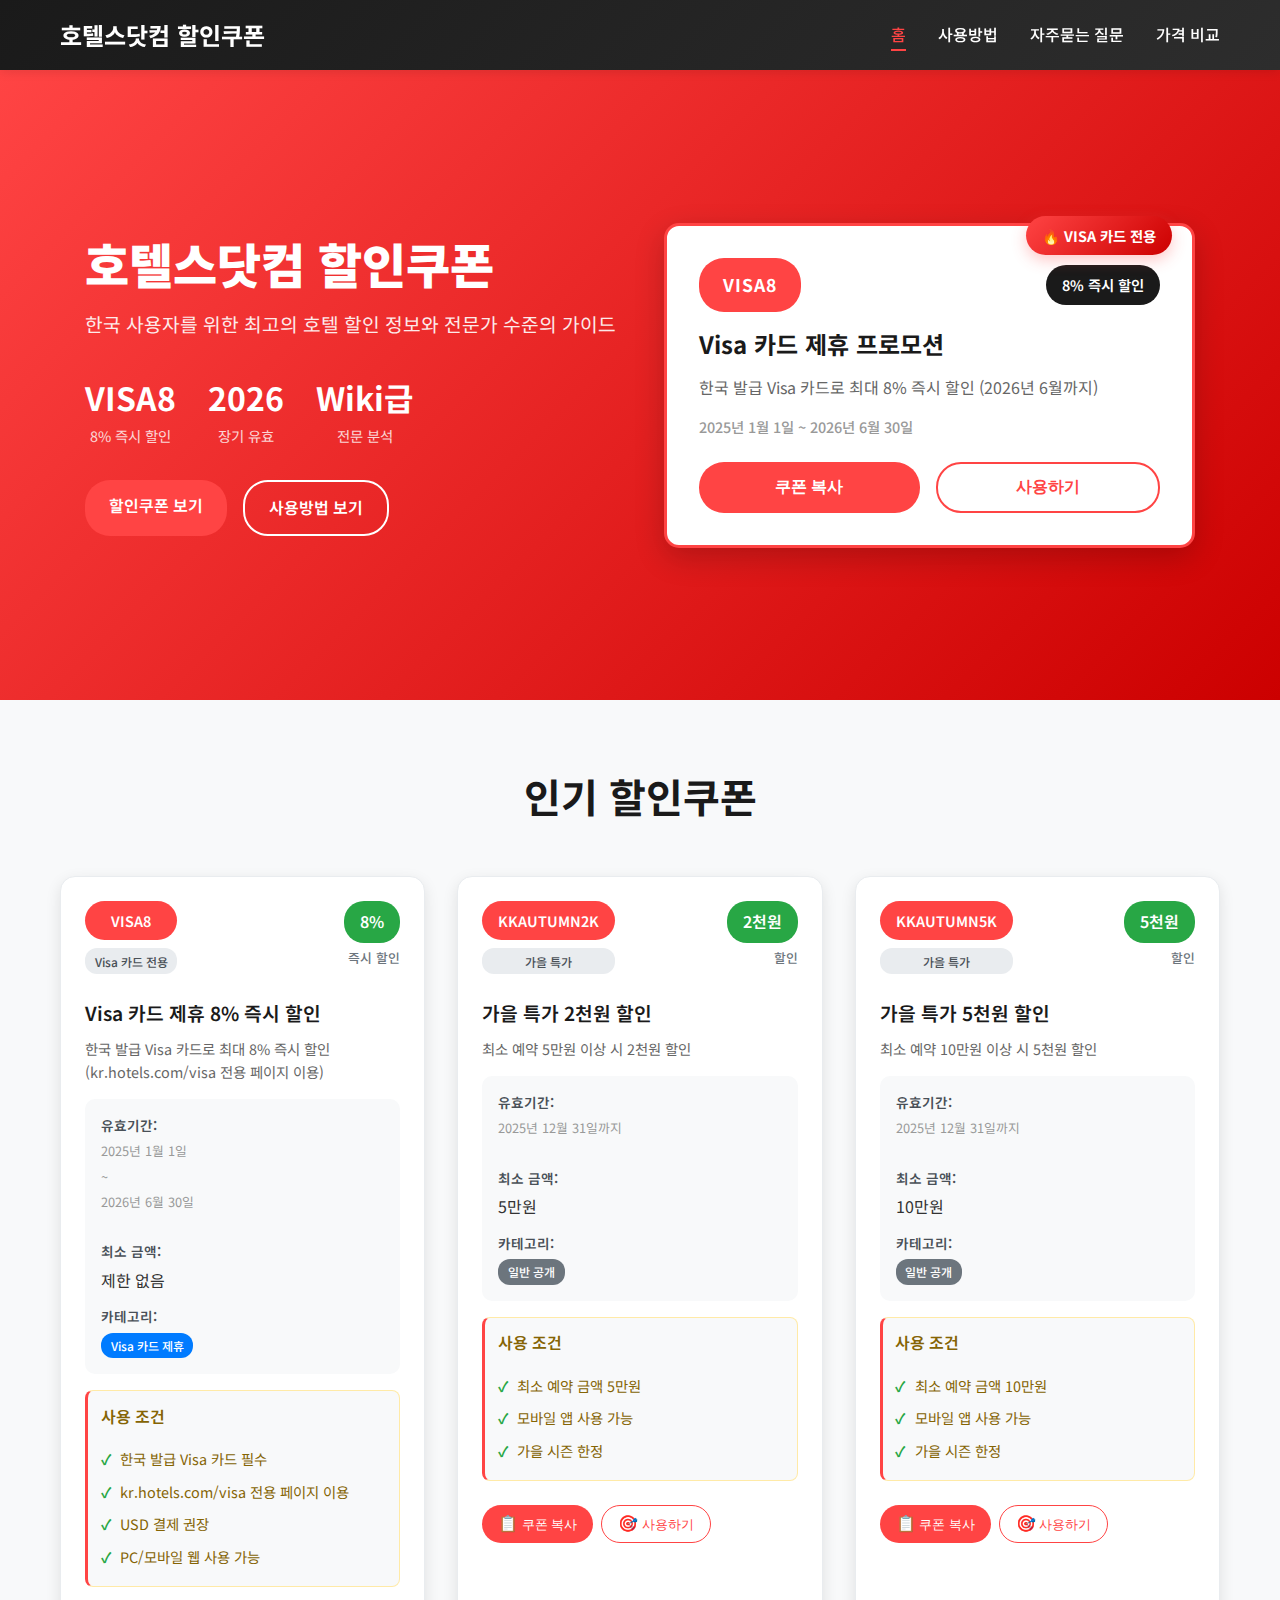
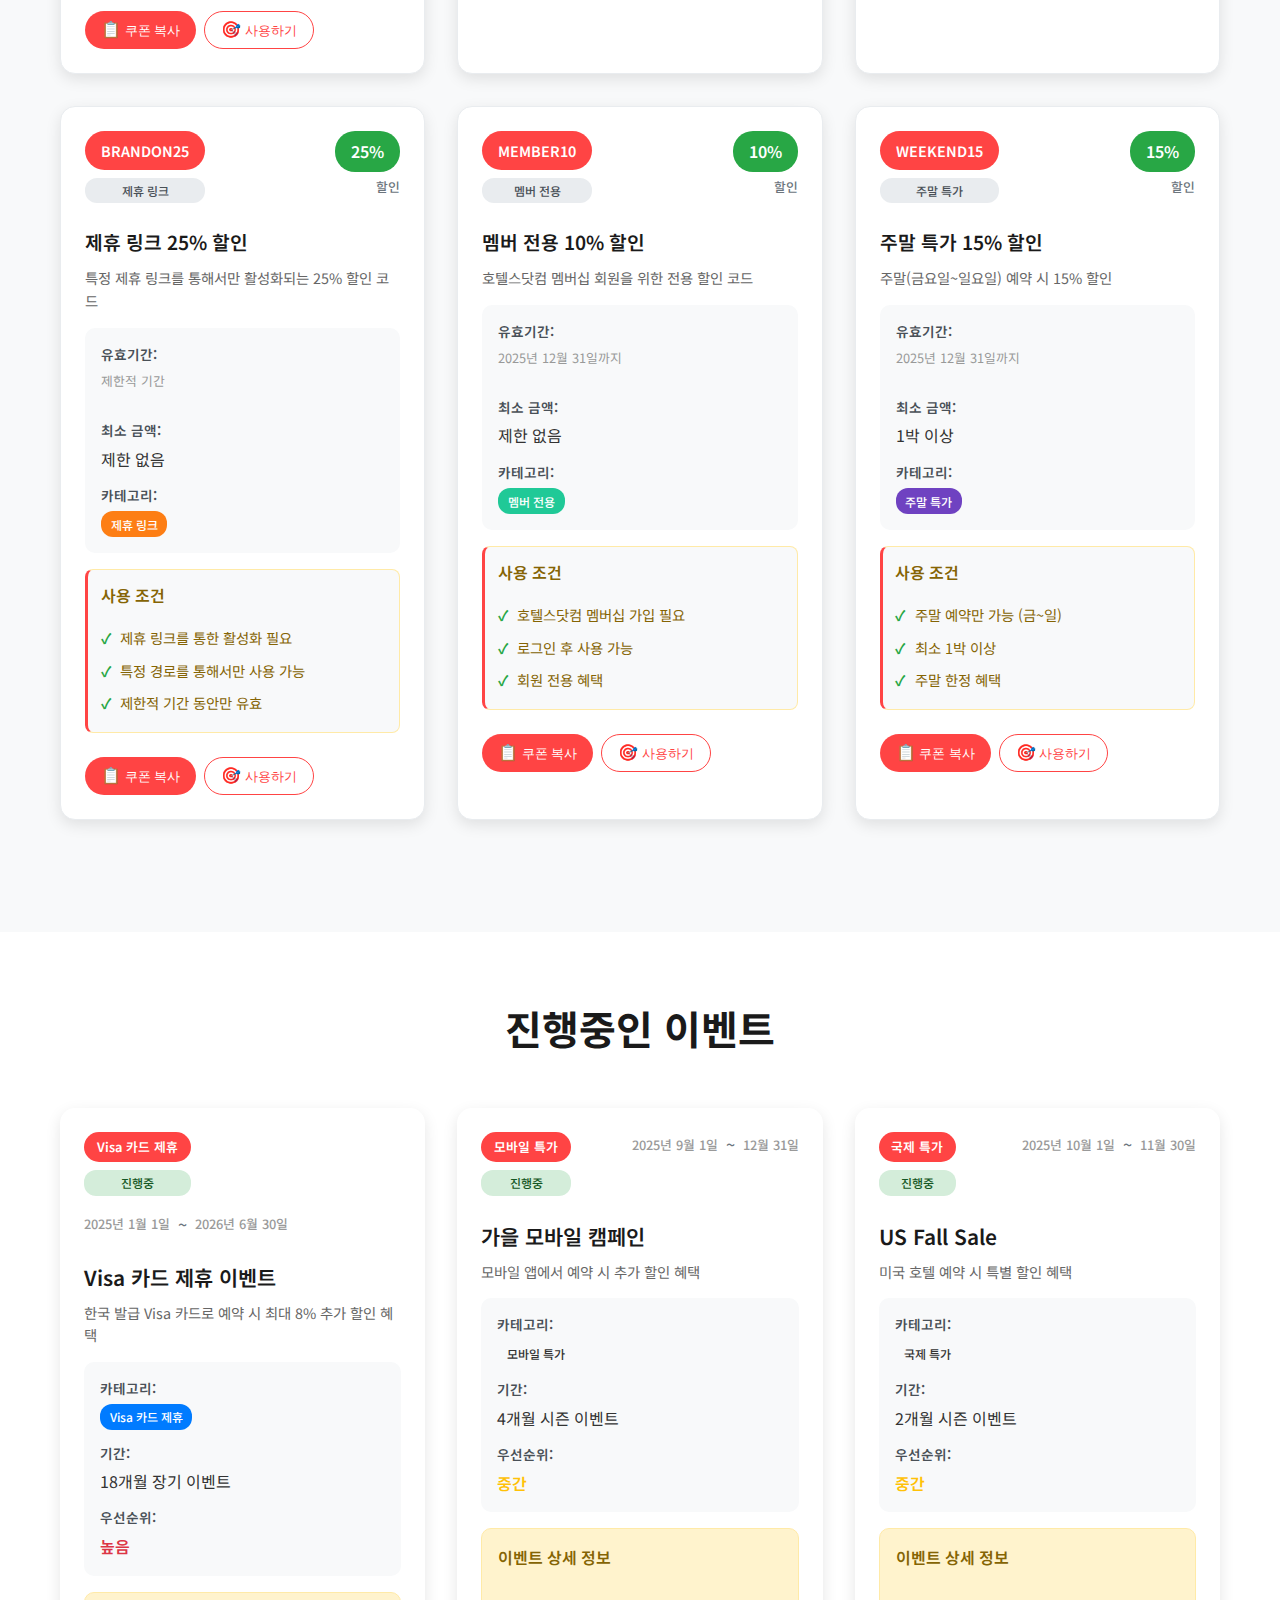
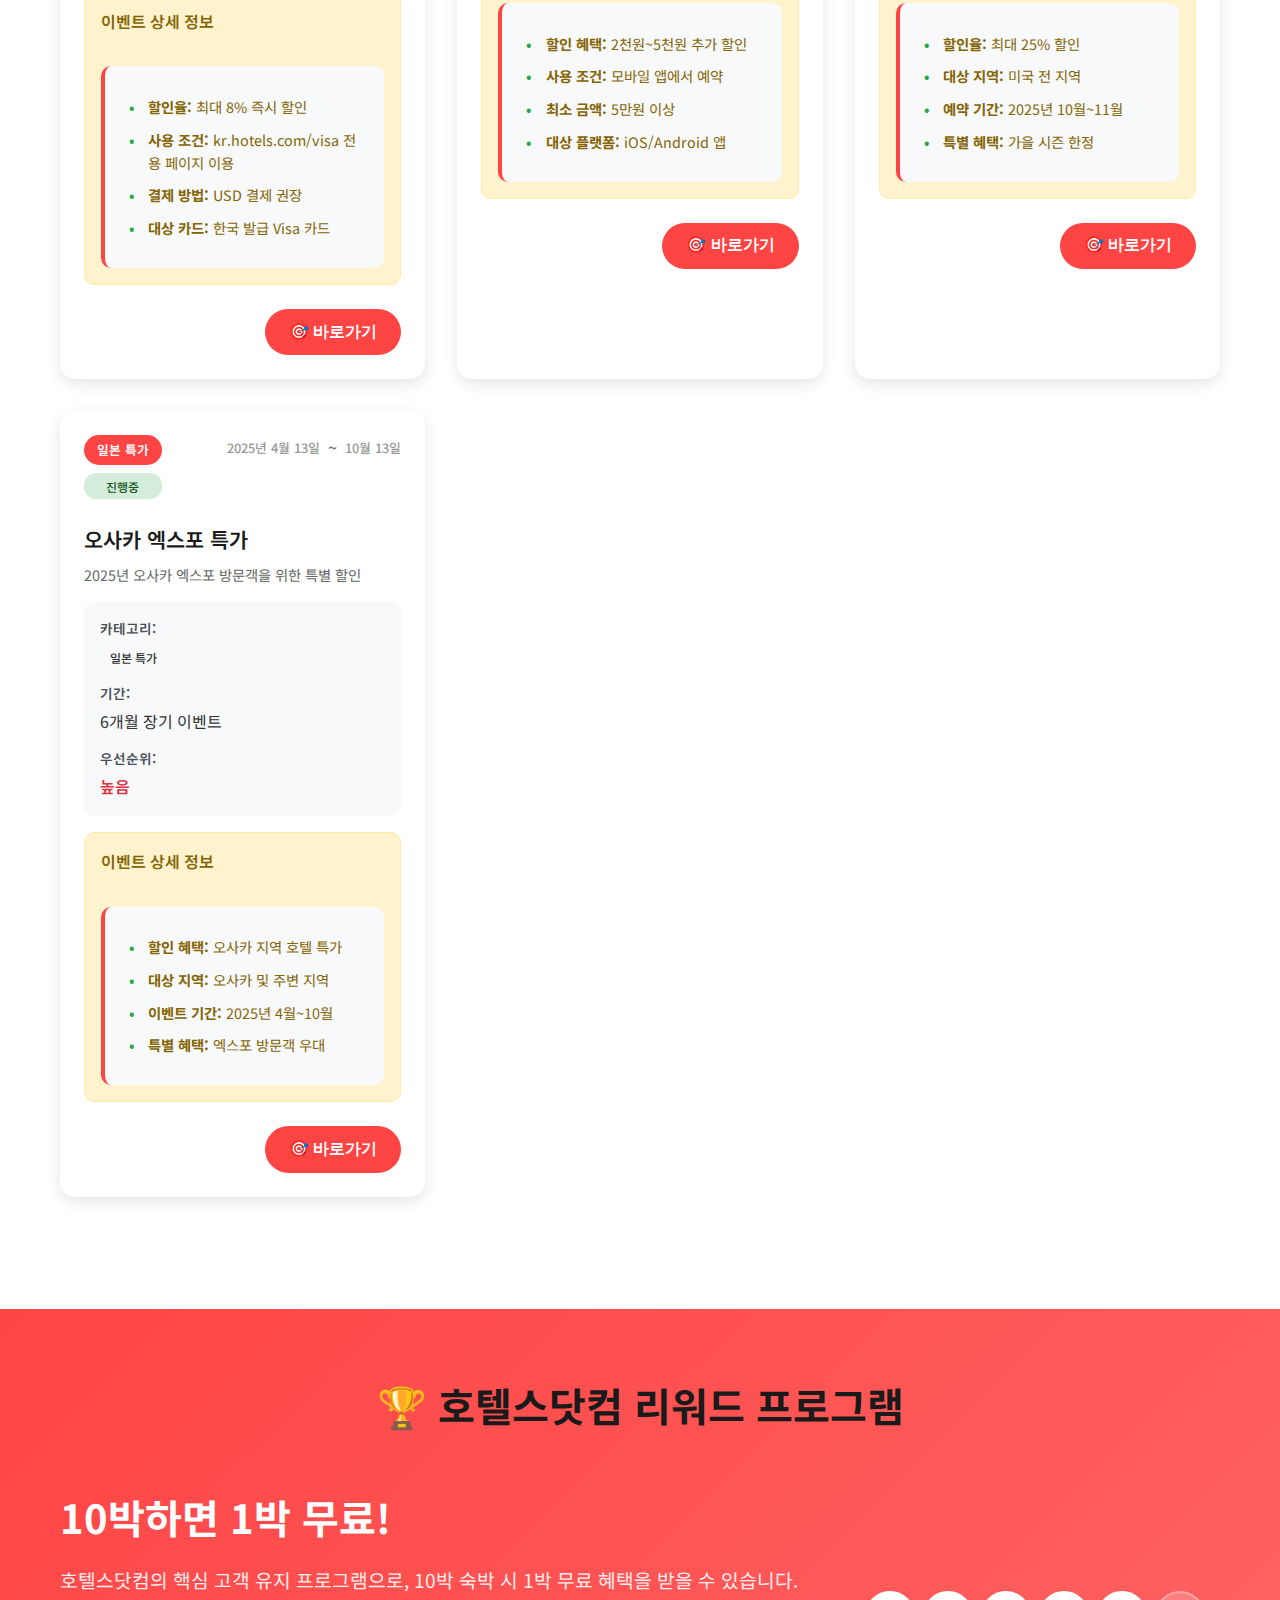
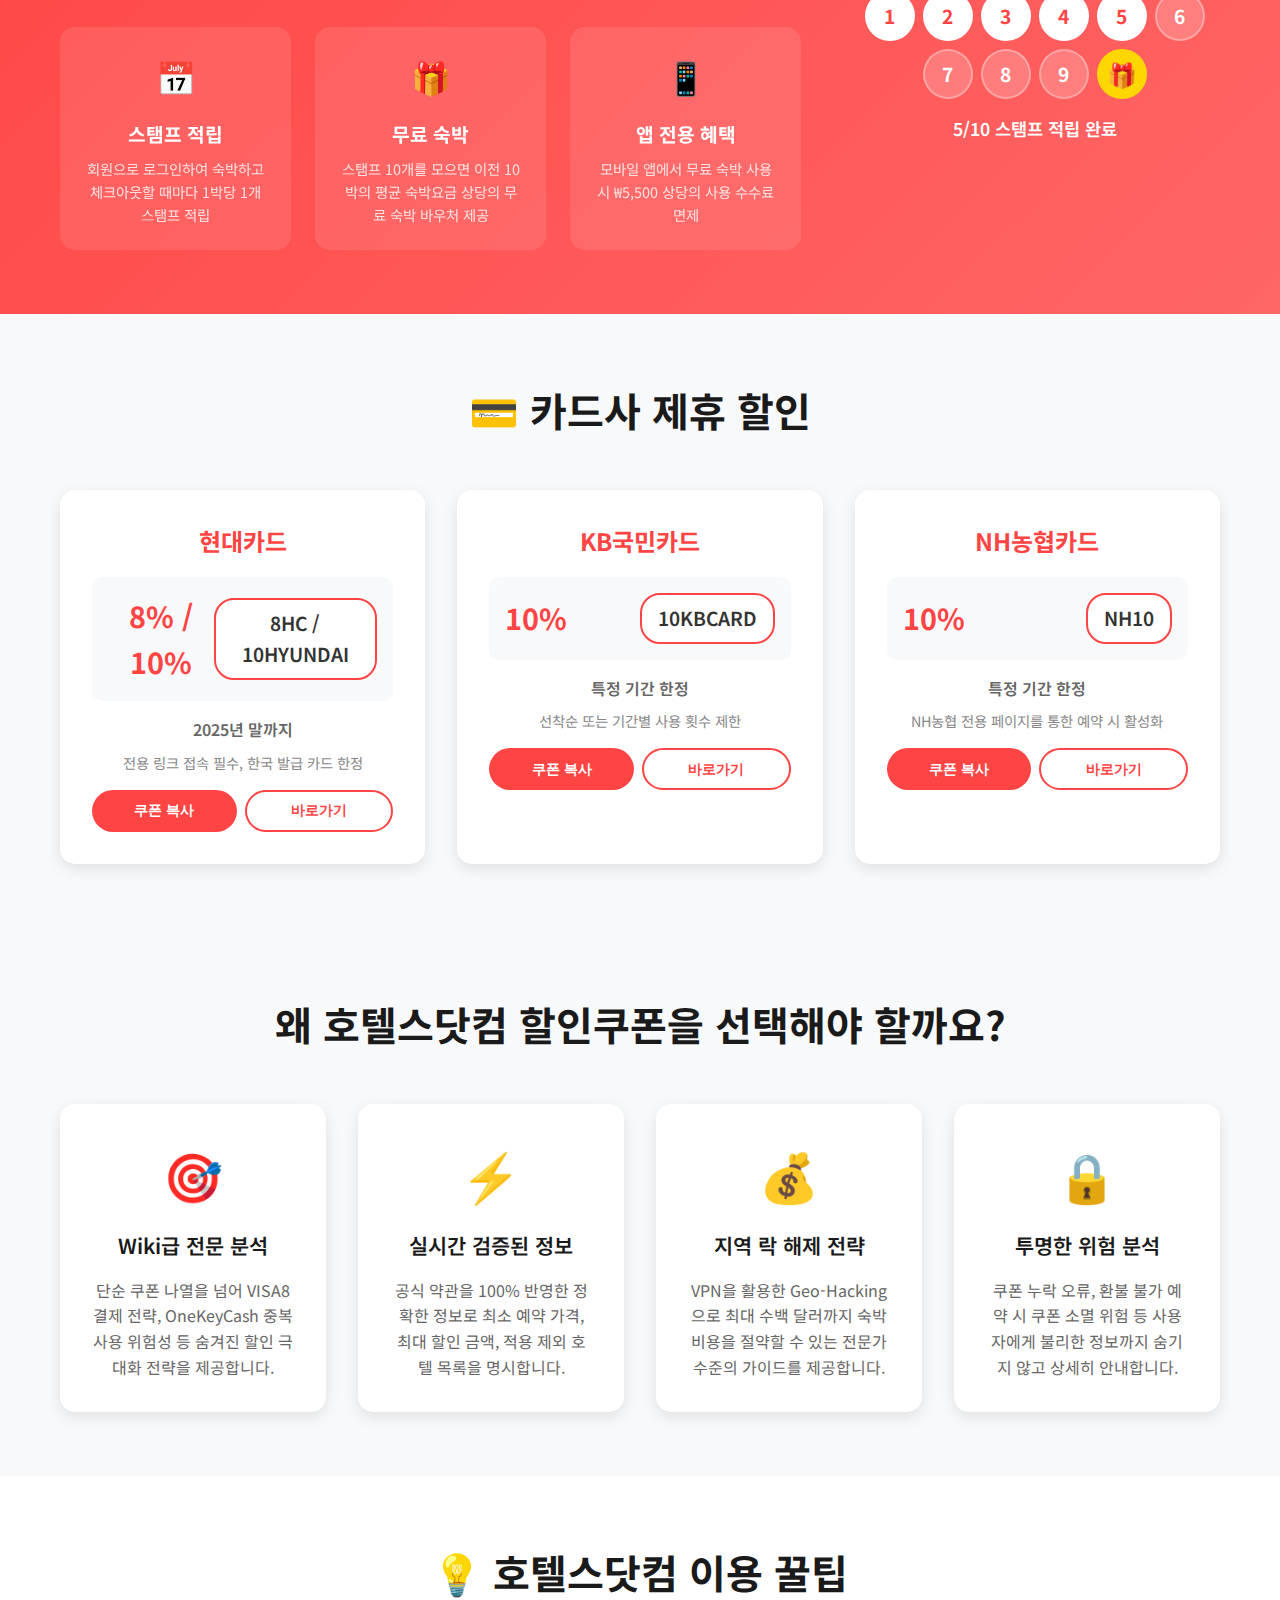
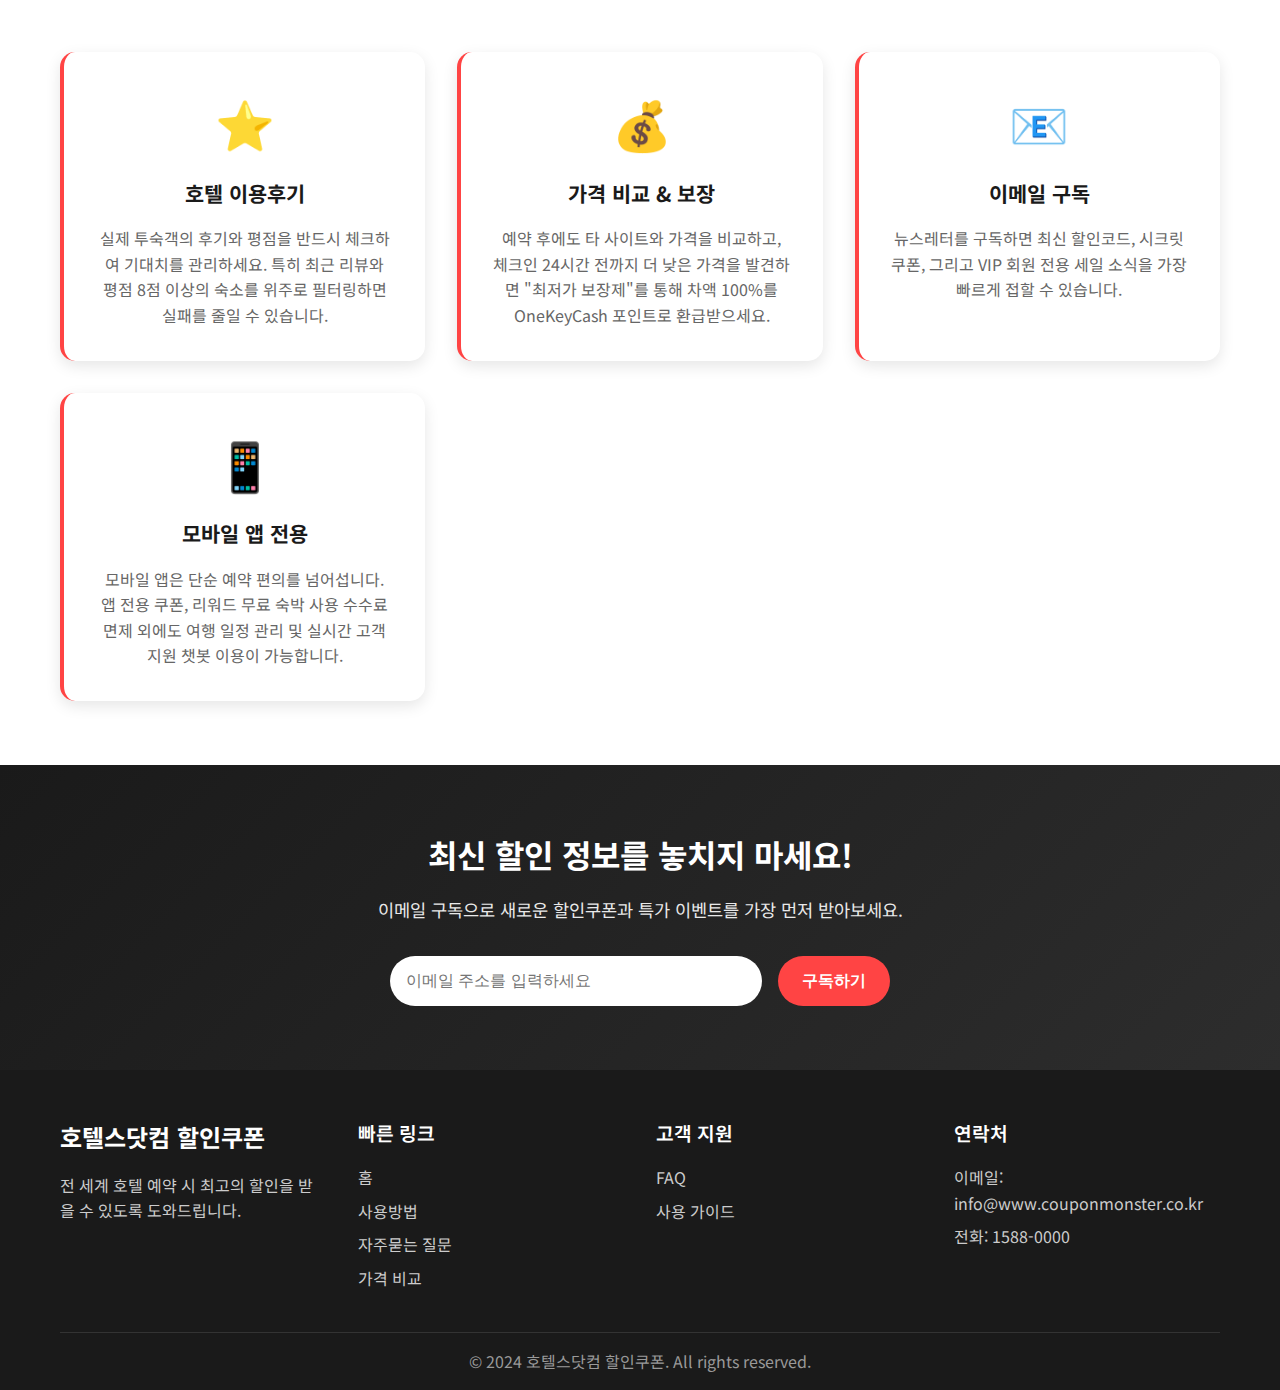
<file: index.html>
<!DOCTYPE html>
<html lang="ko">
<head>
    <meta charset="UTF-8">
    <meta name="viewport" content="width=device-width, initial-scale=1.0">
    <title>호텔스닷컴 할인쿠폰 - 최신 할인코드와 특가 이벤트 모음</title>
    <meta name="description" content="호텔스닷컴 최신 할인쿠폰과 특가 이벤트를 한눈에! 숙박 할인코드, 프로모션 코드, 쿠폰 사용법까지 모든 정보를 제공합니다.">
    <meta name="keywords" content="호텔스닷컴 할인쿠폰, 호텔스닷컴 할인코드, 호텔스닷컴 쿠폰, 호텔스닷컴 프로모션, 호텔 할인, 숙박 할인, 호텔 예약 할인">
    <meta name="robots" content="index, follow">
    <meta name="googlebot" content="index, follow">
    <meta name="bingbot" content="index, follow">
    <meta name="author" content="호텔스닷컴 할인쿠폰">
    <meta name="language" content="ko">
    <meta name="geo.region" content="KR">
    <meta name="geo.country" content="Korea">
    <meta name="distribution" content="global">
    <meta name="rating" content="general">
    <meta name="revisit-after" content="1 days">
    <meta name="naver-site-verification" content="13ef026ed4e3ac78125c4f96bec0cd44333bcc70" />
    <link rel="canonical" href="https://www.couponmonster.co.kr/">
    <link rel="alternate" hreflang="ko" href="https://www.couponmonster.co.kr/">
    <link rel="alternate" hreflang="en" href="https://www.couponmonster.co.kr/en/">
    <link rel="icon" type="image/x-icon" href="/favicon.ico">
    <link rel="apple-touch-icon" sizes="180x180" href="/apple-touch-icon.png">
    <link rel="icon" type="image/png" sizes="32x32" href="/favicon-32x32.png">
    <link rel="icon" type="image/png" sizes="16x16" href="/favicon-16x16.png">
    <link rel="manifest" href="/site.webmanifest">
    
    <!-- JSON-LD Structured Data -->
    <script type="application/ld+json">
    {
      "@context": "https://schema.org",
      "@type": "WebSite",
      "name": "호텔스닷컴 할인쿠폰",
      "alternateName": "Hotels.com Coupon Korea",
      "url": "https://www.couponmonster.co.kr/",
      "description": "호텔스닷컴 최신 할인쿠폰과 특가 이벤트를 한눈에! 숙박 할인코드, 프로모션 코드, 쿠폰 사용법까지 모든 정보를 제공합니다.",
      "inLanguage": "ko-KR",
      "publisher": {
        "@type": "Organization",
        "name": "호텔스닷컴 할인쿠폰",
        "url": "https://www.couponmonster.co.kr/",
        "logo": {
          "@type": "ImageObject",
          "url": "https://www.couponmonster.co.kr/images/logo.png"
        }
      },
      "potentialAction": {
        "@type": "SearchAction",
        "target": "https://www.couponmonster.co.kr/search?q={search_term_string}",
        "query-input": "required name=search_term_string"
      },
      "mainEntity": {
        "@type": "ItemList",
        "name": "호텔스닷컴 할인쿠폰 목록",
        "description": "현재 사용 가능한 호텔스닷컴 할인쿠폰과 프로모션 코드",
        "itemListElement": [
          {
            "@type": "Offer",
            "name": "Visa 카드 제휴 8% 즉시 할인",
            "description": "한국 발급 Visa 카드로 최대 8% 즉시 할인",
            "price": "8% 할인",
            "priceCurrency": "KRW",
            "availability": "https://schema.org/InStock",
            "validFrom": "2025-01-01",
            "validThrough": "2026-06-30",
            "category": "호텔 할인쿠폰"
          },
          {
            "@type": "Offer",
            "name": "현대카드 제휴 할인",
            "description": "현대카드 고객 대상 8% 할인 (8HC 코드) 및 10% 할인 (10HYUNDAI 코드)",
            "price": "8-10% 할인",
            "priceCurrency": "KRW",
            "availability": "https://schema.org/InStock",
            "validFrom": "2025-01-01",
            "validThrough": "2025-12-31",
            "category": "호텔 할인쿠폰"
          }
        ]
      }
    }
    </script>
    
    <!-- Open Graph / Facebook -->
    <meta property="og:type" content="website">
    <meta property="og:url" content="https://www.couponmonster.co.kr/">
    <meta property="og:title" content="호텔스닷컴 할인쿠폰 - 최신 할인코드와 특가 이벤트">
    <meta property="og:description" content="호텔스닷컴 최신 할인쿠폰과 특가 이벤트를 한눈에! 숙박 할인코드, 프로모션 코드, 쿠폰 사용법까지 모든 정보를 제공합니다.">
    <meta property="og:image" content="https://www.couponmonster.co.kr/images/og-image.jpg">

    <!-- Twitter -->
    <meta property="twitter:card" content="summary_large_image">
    <meta property="twitter:url" content="https://www.couponmonster.co.kr/">
    <meta property="twitter:title" content="호텔스닷컴 할인쿠폰 - 최신 할인코드와 특가 이벤트">
    <meta property="twitter:description" content="호텔스닷컴 최신 할인쿠폰과 특가 이벤트를 한눈에! 숙박 할인코드, 프로모션 코드, 쿠폰 사용법까지 모든 정보를 제공합니다.">
    <meta property="twitter:image" content="https://www.couponmonster.co.kr/images/og-image.jpg">

    <!-- Schema.org structured data -->
    <script type="application/ld+json">
    {
        "@context": "https://schema.org",
        "@type": "WebSite",
        "name": "호텔스닷컴 할인쿠폰",
        "url": "https://www.couponmonster.co.kr",
        "description": "호텔스닷컴 최신 할인쿠폰과 특가 이벤트를 한눈에! 숙박 할인코드, 프로모션 코드, 쿠폰 사용법까지 모든 정보를 제공합니다.",
        "potentialAction": {
            "@type": "SearchAction",
            "target": "https://www.couponmonster.co.kr/search?q={search_term_string}",
            "query-input": "required name=search_term_string"
        }
    }
    </script>

    <link rel="stylesheet" href="styles.css">
    <link rel="preconnect" href="https://fonts.googleapis.com">
    <link rel="preconnect" href="https://fonts.gstatic.com" crossorigin>
    <link href="https://fonts.googleapis.com/css2?family=Noto+Sans+KR:wght@300;400;500;700;900&display=swap" rel="stylesheet">
</head>
<body>
    <!-- Header -->
    <header class="header">
        <nav class="navbar">
            <div class="nav-container">
                <div class="nav-logo">
                    <h1>호텔스닷컴 할인쿠폰</h1>
                </div>
                <ul class="nav-menu">
                    <li class="nav-item">
                        <a href="index.html" class="nav-link active">홈</a>
                    </li>
                    <li class="nav-item">
                        <a href="how-to-use.html" class="nav-link">사용방법</a>
                    </li>
                    <li class="nav-item">
                        <a href="faq.html" class="nav-link">자주묻는 질문</a>
                    </li>
                    <li class="nav-item">
                        <a href="price-comparison.html" class="nav-link">가격 비교</a>
                    </li>
                </ul>
                <div class="hamburger">
                    <span class="bar"></span>
                    <span class="bar"></span>
                    <span class="bar"></span>
                </div>
            </div>
        </nav>
    </header>

    <!-- Hero Section -->
    <section class="hero">
        <div class="hero-container">
            <div class="hero-content">
                <h2 class="hero-title">호텔스닷컴 할인쿠폰</h2>
                <p class="hero-subtitle">한국 사용자를 위한 최고의 호텔 할인 정보와 전문가 수준의 가이드</p>
                <div class="hero-stats">
                    <div class="stat-item">
                        <span class="stat-number">VISA8</span>
                        <span class="stat-label">8% 즉시 할인</span>
                    </div>
                    <div class="stat-item">
                        <span class="stat-number">2026</span>
                        <span class="stat-label">장기 유효</span>
                    </div>
                    <div class="stat-item">
                        <span class="stat-number">Wiki급</span>
                        <span class="stat-label">전문 분석</span>
                    </div>
                </div>
                <div class="hero-cta">
                    <a href="#featured-coupons" class="btn btn-primary">할인쿠폰 보기</a>
                    <a href="how-to-use.html" class="btn btn-secondary">사용방법 보기</a>
                </div>
            </div>
            <div class="hero-image">
                <div class="top-coupon-card">
                    <div class="top-badge">🔥 VISA 카드 전용</div>
                    <div class="coupon-header">
                        <span class="coupon-code">VISA8</span>
                        <span class="coupon-discount">8% 즉시 할인</span>
                    </div>
                    <h3 class="coupon-title">Visa 카드 제휴 프로모션</h3>
                    <p class="coupon-description">한국 발급 Visa 카드로 최대 8% 즉시 할인 (2026년 6월까지)</p>
                    <p class="coupon-validity">2025년 1월 1일 ~ 2026년 6월 30일</p>
                    <div class="coupon-actions">
                        <button class="btn-copy" onclick="copyCouponCode('VISA8')">쿠폰 복사</button>
                        <button class="btn-use" onclick="useCoupon('VISA8')">사용하기</button>
                    </div>
                </div>
            </div>
        </div>
    </section>

    <!-- Featured Coupons -->
    <section class="featured-coupons">
        <div class="container">
            <h2 class="section-title">인기 할인쿠폰</h2>
            <div class="coupons-grid" id="featured-coupons">
                <!-- VISA8 쿠폰 -->
                <article class="coupon-card" data-category="visa" data-coupon-id="visa8" itemscope itemtype="https://schema.org/Offer">
                    <div class="coupon-header">
                        <div class="coupon-code-section">
                            <span class="coupon-code" itemprop="name">VISA8</span>
                            <span class="coupon-type">Visa 카드 전용</span>
                        </div>
                        <div class="coupon-discount-section">
                            <span class="coupon-discount" itemprop="price">8%</span>
                            <span class="coupon-discount-label">즉시 할인</span>
                        </div>
                    </div>
                    
                    <div class="coupon-content">
                        <h3 class="coupon-title" itemprop="description">Visa 카드 제휴 8% 즉시 할인</h3>
                        <p class="coupon-description">한국 발급 Visa 카드로 최대 8% 즉시 할인 (kr.hotels.com/visa 전용 페이지 이용)</p>
                        
                        <div class="coupon-meta">
                            <div class="coupon-validity">
                                <span class="meta-label">유효기간:</span>
                                <time itemprop="validFrom" datetime="2025-01-01">2025년 1월 1일</time> ~ 
                                <time itemprop="validThrough" datetime="2026-06-30">2026년 6월 30일</time>
                            </div>
                            <div class="coupon-minimum">
                                <span class="meta-label">최소 금액:</span>
                                <span>제한 없음</span>
                            </div>
                            <div class="coupon-category">
                                <span class="meta-label">카테고리:</span>
                                <span class="category-tag visa">Visa 카드 제휴</span>
                            </div>
                        </div>
                        
                        <div class="coupon-requirements">
                            <h4 class="requirements-title">사용 조건</h4>
                            <ul class="requirements-list">
                                <li>한국 발급 Visa 카드 필수</li>
                                <li>kr.hotels.com/visa 전용 페이지 이용</li>
                                <li>USD 결제 권장</li>
                                <li>PC/모바일 웹 사용 가능</li>
                            </ul>
                        </div>
                    </div>
                    
                    <div class="coupon-actions">
                        <button class="btn-copy" onclick="copyCouponCode('VISA8')" aria-label="VISA8 쿠폰 코드 복사">
                            <span class="btn-icon">📋</span>
                            쿠폰 복사
                        </button>
                        <button class="btn-use" onclick="useCoupon('VISA8')" aria-label="VISA8 쿠폰 사용하기">
                            <span class="btn-icon">🎯</span>
                            사용하기
                        </button>
                    </div>
                </article>

                <!-- KKAUTUMN2K 쿠폰 -->
                <article class="coupon-card" data-category="general" data-coupon-id="kkautumn2k" itemscope itemtype="https://schema.org/Offer">
                    <div class="coupon-header">
                        <div class="coupon-code-section">
                            <span class="coupon-code" itemprop="name">KKAUTUMN2K</span>
                            <span class="coupon-type">가을 특가</span>
                        </div>
                        <div class="coupon-discount-section">
                            <span class="coupon-discount" itemprop="price">2천원</span>
                            <span class="coupon-discount-label">할인</span>
                        </div>
                    </div>
                    
                    <div class="coupon-content">
                        <h3 class="coupon-title" itemprop="description">가을 특가 2천원 할인</h3>
                        <p class="coupon-description">최소 예약 5만원 이상 시 2천원 할인</p>
                        
                        <div class="coupon-meta">
                            <div class="coupon-validity">
                                <span class="meta-label">유효기간:</span>
                                <time itemprop="validThrough" datetime="2025-12-31">2025년 12월 31일까지</time>
                            </div>
                            <div class="coupon-minimum">
                                <span class="meta-label">최소 금액:</span>
                                <span>5만원</span>
                            </div>
                            <div class="coupon-category">
                                <span class="meta-label">카테고리:</span>
                                <span class="category-tag general">일반 공개</span>
                            </div>
                        </div>
                        
                        <div class="coupon-requirements">
                            <h4 class="requirements-title">사용 조건</h4>
                            <ul class="requirements-list">
                                <li>최소 예약 금액 5만원</li>
                                <li>모바일 앱 사용 가능</li>
                                <li>가을 시즌 한정</li>
                            </ul>
                        </div>
                    </div>
                    
                    <div class="coupon-actions">
                        <button class="btn-copy" onclick="copyCouponCode('KKAUTUMN2K')" aria-label="KKAUTUMN2K 쿠폰 코드 복사">
                            <span class="btn-icon">📋</span>
                            쿠폰 복사
                        </button>
                        <button class="btn-use" onclick="useCoupon('KKAUTUMN2K')" aria-label="KKAUTUMN2K 쿠폰 사용하기">
                            <span class="btn-icon">🎯</span>
                            사용하기
                        </button>
                    </div>
                </article>

                <!-- KKAUTUMN5K 쿠폰 -->
                <article class="coupon-card" data-category="general" data-coupon-id="kkautumn5k" itemscope itemtype="https://schema.org/Offer">
                    <div class="coupon-header">
                        <div class="coupon-code-section">
                            <span class="coupon-code" itemprop="name">KKAUTUMN5K</span>
                            <span class="coupon-type">가을 특가</span>
                        </div>
                        <div class="coupon-discount-section">
                            <span class="coupon-discount" itemprop="price">5천원</span>
                            <span class="coupon-discount-label">할인</span>
                        </div>
                    </div>
                    
                    <div class="coupon-content">
                        <h3 class="coupon-title" itemprop="description">가을 특가 5천원 할인</h3>
                        <p class="coupon-description">최소 예약 10만원 이상 시 5천원 할인</p>
                        
                        <div class="coupon-meta">
                            <div class="coupon-validity">
                                <span class="meta-label">유효기간:</span>
                                <time itemprop="validThrough" datetime="2025-12-31">2025년 12월 31일까지</time>
                            </div>
                            <div class="coupon-minimum">
                                <span class="meta-label">최소 금액:</span>
                                <span>10만원</span>
                            </div>
                            <div class="coupon-category">
                                <span class="meta-label">카테고리:</span>
                                <span class="category-tag general">일반 공개</span>
                            </div>
                        </div>
                        
                        <div class="coupon-requirements">
                            <h4 class="requirements-title">사용 조건</h4>
                            <ul class="requirements-list">
                                <li>최소 예약 금액 10만원</li>
                                <li>모바일 앱 사용 가능</li>
                                <li>가을 시즌 한정</li>
                            </ul>
                        </div>
                    </div>
                    
                    <div class="coupon-actions">
                        <button class="btn-copy" onclick="copyCouponCode('KKAUTUMN5K')" aria-label="KKAUTUMN5K 쿠폰 코드 복사">
                            <span class="btn-icon">📋</span>
                            쿠폰 복사
                        </button>
                        <button class="btn-use" onclick="useCoupon('KKAUTUMN5K')" aria-label="KKAUTUMN5K 쿠폰 사용하기">
                            <span class="btn-icon">🎯</span>
                            사용하기
                        </button>
                    </div>
                </article>

                <!-- BRANDON25 쿠폰 -->
                <article class="coupon-card" data-category="affiliate" data-coupon-id="brandon25" itemscope itemtype="https://schema.org/Offer">
                    <div class="coupon-header">
                        <div class="coupon-code-section">
                            <span class="coupon-code" itemprop="name">BRANDON25</span>
                            <span class="coupon-type">제휴 링크</span>
                        </div>
                        <div class="coupon-discount-section">
                            <span class="coupon-discount" itemprop="price">25%</span>
                            <span class="coupon-discount-label">할인</span>
                        </div>
                    </div>
                    
                    <div class="coupon-content">
                        <h3 class="coupon-title" itemprop="description">제휴 링크 25% 할인</h3>
                        <p class="coupon-description">특정 제휴 링크를 통해서만 활성화되는 25% 할인 코드</p>
                        
                        <div class="coupon-meta">
                            <div class="coupon-validity">
                                <span class="meta-label">유효기간:</span>
                                <span>제한적 기간</span>
                            </div>
                            <div class="coupon-minimum">
                                <span class="meta-label">최소 금액:</span>
                                <span>제한 없음</span>
                            </div>
                            <div class="coupon-category">
                                <span class="meta-label">카테고리:</span>
                                <span class="category-tag affiliate">제휴 링크</span>
                            </div>
                        </div>
                        
                        <div class="coupon-requirements">
                            <h4 class="requirements-title">사용 조건</h4>
                            <ul class="requirements-list">
                                <li>제휴 링크를 통한 활성화 필요</li>
                                <li>특정 경로를 통해서만 사용 가능</li>
                                <li>제한적 기간 동안만 유효</li>
                            </ul>
                        </div>
                    </div>
                    
                    <div class="coupon-actions">
                        <button class="btn-copy" onclick="copyCouponCode('BRANDON25')" aria-label="BRANDON25 쿠폰 코드 복사">
                            <span class="btn-icon">📋</span>
                            쿠폰 복사
                        </button>
                        <button class="btn-use" onclick="useCoupon('BRANDON25')" aria-label="BRANDON25 쿠폰 사용하기">
                            <span class="btn-icon">🎯</span>
                            사용하기
                        </button>
                    </div>
                </article>

                <!-- MEMBER10 쿠폰 -->
                <article class="coupon-card" data-category="member" data-coupon-id="member10" itemscope itemtype="https://schema.org/Offer">
                    <div class="coupon-header">
                        <div class="coupon-code-section">
                            <span class="coupon-code" itemprop="name">MEMBER10</span>
                            <span class="coupon-type">멤버 전용</span>
                        </div>
                        <div class="coupon-discount-section">
                            <span class="coupon-discount" itemprop="price">10%</span>
                            <span class="coupon-discount-label">할인</span>
                        </div>
                    </div>
                    
                    <div class="coupon-content">
                        <h3 class="coupon-title" itemprop="description">멤버 전용 10% 할인</h3>
                        <p class="coupon-description">호텔스닷컴 멤버십 회원을 위한 전용 할인 코드</p>
                        
                        <div class="coupon-meta">
                            <div class="coupon-validity">
                                <span class="meta-label">유효기간:</span>
                                <time itemprop="validThrough" datetime="2025-12-31">2025년 12월 31일까지</time>
                            </div>
                            <div class="coupon-minimum">
                                <span class="meta-label">최소 금액:</span>
                                <span>제한 없음</span>
                            </div>
                            <div class="coupon-category">
                                <span class="meta-label">카테고리:</span>
                                <span class="category-tag member">멤버 전용</span>
                            </div>
                        </div>
                        
                        <div class="coupon-requirements">
                            <h4 class="requirements-title">사용 조건</h4>
                            <ul class="requirements-list">
                                <li>호텔스닷컴 멤버십 가입 필요</li>
                                <li>로그인 후 사용 가능</li>
                                <li>회원 전용 혜택</li>
                            </ul>
                        </div>
                    </div>
                    
                    <div class="coupon-actions">
                        <button class="btn-copy" onclick="copyCouponCode('MEMBER10')" aria-label="MEMBER10 쿠폰 코드 복사">
                            <span class="btn-icon">📋</span>
                            쿠폰 복사
                        </button>
                        <button class="btn-use" onclick="useCoupon('MEMBER10')" aria-label="MEMBER10 쿠폰 사용하기">
                            <span class="btn-icon">🎯</span>
                            사용하기
                        </button>
                    </div>
                </article>

                <!-- WEEKEND15 쿠폰 -->
                <article class="coupon-card" data-category="weekend" data-coupon-id="weekend15" itemscope itemtype="https://schema.org/Offer">
                    <div class="coupon-header">
                        <div class="coupon-code-section">
                            <span class="coupon-code" itemprop="name">WEEKEND15</span>
                            <span class="coupon-type">주말 특가</span>
                        </div>
                        <div class="coupon-discount-section">
                            <span class="coupon-discount" itemprop="price">15%</span>
                            <span class="coupon-discount-label">할인</span>
                        </div>
                    </div>
                    
                    <div class="coupon-content">
                        <h3 class="coupon-title" itemprop="description">주말 특가 15% 할인</h3>
                        <p class="coupon-description">주말(금요일~일요일) 예약 시 15% 할인</p>
                        
                        <div class="coupon-meta">
                            <div class="coupon-validity">
                                <span class="meta-label">유효기간:</span>
                                <time itemprop="validThrough" datetime="2025-12-31">2025년 12월 31일까지</time>
                            </div>
                            <div class="coupon-minimum">
                                <span class="meta-label">최소 금액:</span>
                                <span>1박 이상</span>
                            </div>
                            <div class="coupon-category">
                                <span class="meta-label">카테고리:</span>
                                <span class="category-tag weekend">주말 특가</span>
                            </div>
                        </div>
                        
                        <div class="coupon-requirements">
                            <h4 class="requirements-title">사용 조건</h4>
                            <ul class="requirements-list">
                                <li>주말 예약만 가능 (금~일)</li>
                                <li>최소 1박 이상</li>
                                <li>주말 한정 혜택</li>
                            </ul>
                        </div>
                    </div>
                    
                    <div class="coupon-actions">
                        <button class="btn-copy" onclick="copyCouponCode('WEEKEND15')" aria-label="WEEKEND15 쿠폰 코드 복사">
                            <span class="btn-icon">📋</span>
                            쿠폰 복사
                        </button>
                        <button class="btn-use" onclick="useCoupon('WEEKEND15')" aria-label="WEEKEND15 쿠폰 사용하기">
                            <span class="btn-icon">🎯</span>
                            사용하기
                        </button>
                    </div>
                </article>
            </div>
        </div>
    </section>

    <!-- Current Events -->
    <section class="current-events">
        <div class="container">
            <h2 class="section-title">진행중인 이벤트</h2>
            <div class="events-grid" id="current-events">
                <!-- Visa 카드 제휴 이벤트 -->
                <article class="event-card" data-category="visa" data-event-id="visa-card-event" itemscope itemtype="https://schema.org/Event">
                    <div class="event-header">
                        <div class="event-badge-section">
                            <span class="event-badge visa">Visa 카드 제휴</span>
                            <span class="event-status active">진행중</span>
                        </div>
                        <div class="event-date-section">
                            <time class="event-date" itemprop="startDate" datetime="2025-01-01">2025년 1월 1일</time>
                            <span class="date-separator">~</span>
                            <time class="event-date" itemprop="endDate" datetime="2026-06-30">2026년 6월 30일</time>
                        </div>
                    </div>
                    
                    <div class="event-content">
                        <h3 class="event-title" itemprop="name">Visa 카드 제휴 이벤트</h3>
                        <p class="event-description" itemprop="description">한국 발급 Visa 카드로 예약 시 최대 8% 추가 할인 혜택</p>
                        
                        <div class="event-meta">
                            <div class="event-category">
                                <span class="meta-label">카테고리:</span>
                                <span class="category-tag visa">Visa 카드 제휴</span>
                            </div>
                            <div class="event-duration">
                                <span class="meta-label">기간:</span>
                                <span>18개월 장기 이벤트</span>
                            </div>
                            <div class="event-priority">
                                <span class="meta-label">우선순위:</span>
                                <span class="priority-high">높음</span>
                            </div>
                        </div>
                        
                        <div class="event-details">
                            <h4 class="details-title">이벤트 상세 정보</h4>
                            <ul class="details-list">
                                <li><strong>할인율:</strong> 최대 8% 즉시 할인</li>
                                <li><strong>사용 조건:</strong> kr.hotels.com/visa 전용 페이지 이용</li>
                                <li><strong>결제 방법:</strong> USD 결제 권장</li>
                                <li><strong>대상 카드:</strong> 한국 발급 Visa 카드</li>
                            </ul>
                        </div>
                    </div>
                    
                    <div class="event-actions">
                        <button class="btn btn-primary" onclick="openEventLink()" aria-label="Visa 카드 제휴 이벤트 바로가기">
                            <span class="btn-icon">🎯</span>
                            바로가기
                        </button>
                    </div>
                </article>

                <!-- 가을 모바일 캠페인 -->
                <article class="event-card" data-category="mobile" data-event-id="autumn-mobile-campaign" itemscope itemtype="https://schema.org/Event">
                    <div class="event-header">
                        <div class="event-badge-section">
                            <span class="event-badge mobile">모바일 특가</span>
                            <span class="event-status active">진행중</span>
                        </div>
                        <div class="event-date-section">
                            <time class="event-date" itemprop="startDate" datetime="2025-09-01">2025년 9월 1일</time>
                            <span class="date-separator">~</span>
                            <time class="event-date" itemprop="endDate" datetime="2025-12-31">12월 31일</time>
                        </div>
                    </div>
                    
                    <div class="event-content">
                        <h3 class="event-title" itemprop="name">가을 모바일 캠페인</h3>
                        <p class="event-description" itemprop="description">모바일 앱에서 예약 시 추가 할인 혜택</p>
                        
                        <div class="event-meta">
                            <div class="event-category">
                                <span class="meta-label">카테고리:</span>
                                <span class="category-tag mobile">모바일 특가</span>
                            </div>
                            <div class="event-duration">
                                <span class="meta-label">기간:</span>
                                <span>4개월 시즌 이벤트</span>
                            </div>
                            <div class="event-priority">
                                <span class="meta-label">우선순위:</span>
                                <span class="priority-medium">중간</span>
                            </div>
                        </div>
                        
                        <div class="event-details">
                            <h4 class="details-title">이벤트 상세 정보</h4>
                            <ul class="details-list">
                                <li><strong>할인 혜택:</strong> 2천원~5천원 추가 할인</li>
                                <li><strong>사용 조건:</strong> 모바일 앱에서 예약</li>
                                <li><strong>최소 금액:</strong> 5만원 이상</li>
                                <li><strong>대상 플랫폼:</strong> iOS/Android 앱</li>
                            </ul>
                        </div>
                    </div>
                    
                    <div class="event-actions">
                        <button class="btn btn-primary" onclick="openEventLink()" aria-label="가을 모바일 캠페인 바로가기">
                            <span class="btn-icon">🎯</span>
                            바로가기
                        </button>
                    </div>
                </article>

                <!-- US Fall Sale -->
                <article class="event-card" data-category="international" data-event-id="us-fall-sale" itemscope itemtype="https://schema.org/Event">
                    <div class="event-header">
                        <div class="event-badge-section">
                            <span class="event-badge international">국제 특가</span>
                            <span class="event-status active">진행중</span>
                        </div>
                        <div class="event-date-section">
                            <time class="event-date" itemprop="startDate" datetime="2025-10-01">2025년 10월 1일</time>
                            <span class="date-separator">~</span>
                            <time class="event-date" itemprop="endDate" datetime="2025-11-30">11월 30일</time>
                        </div>
                    </div>
                    
                    <div class="event-content">
                        <h3 class="event-title" itemprop="name">US Fall Sale</h3>
                        <p class="event-description" itemprop="description">미국 호텔 예약 시 특별 할인 혜택</p>
                        
                        <div class="event-meta">
                            <div class="event-category">
                                <span class="meta-label">카테고리:</span>
                                <span class="category-tag international">국제 특가</span>
                            </div>
                            <div class="event-duration">
                                <span class="meta-label">기간:</span>
                                <span>2개월 시즌 이벤트</span>
                            </div>
                            <div class="event-priority">
                                <span class="meta-label">우선순위:</span>
                                <span class="priority-medium">중간</span>
                            </div>
                        </div>
                        
                        <div class="event-details">
                            <h4 class="details-title">이벤트 상세 정보</h4>
                            <ul class="details-list">
                                <li><strong>할인율:</strong> 최대 25% 할인</li>
                                <li><strong>대상 지역:</strong> 미국 전 지역</li>
                                <li><strong>예약 기간:</strong> 2025년 10월~11월</li>
                                <li><strong>특별 혜택:</strong> 가을 시즌 한정</li>
                            </ul>
                        </div>
                    </div>
                    
                    <div class="event-actions">
                        <button class="btn btn-primary" onclick="openEventLink()" aria-label="US Fall Sale 바로가기">
                            <span class="btn-icon">🎯</span>
                            바로가기
                        </button>
                    </div>
                </article>

                <!-- 오사카 엑스포 특가 -->
                <article class="event-card" data-category="japan" data-event-id="osaka-expo-special" itemscope itemtype="https://schema.org/Event">
                    <div class="event-header">
                        <div class="event-badge-section">
                            <span class="event-badge japan">일본 특가</span>
                            <span class="event-status active">진행중</span>
                        </div>
                        <div class="event-date-section">
                            <time class="event-date" itemprop="startDate" datetime="2025-04-13">2025년 4월 13일</time>
                            <span class="date-separator">~</span>
                            <time class="event-date" itemprop="endDate" datetime="2025-10-13">10월 13일</time>
                        </div>
                    </div>
                    
                    <div class="event-content">
                        <h3 class="event-title" itemprop="name">오사카 엑스포 특가</h3>
                        <p class="event-description" itemprop="description">2025년 오사카 엑스포 방문객을 위한 특별 할인</p>
                        
                        <div class="event-meta">
                            <div class="event-category">
                                <span class="meta-label">카테고리:</span>
                                <span class="category-tag japan">일본 특가</span>
                            </div>
                            <div class="event-duration">
                                <span class="meta-label">기간:</span>
                                <span>6개월 장기 이벤트</span>
                            </div>
                            <div class="event-priority">
                                <span class="meta-label">우선순위:</span>
                                <span class="priority-high">높음</span>
                            </div>
                        </div>
                        
                        <div class="event-details">
                            <h4 class="details-title">이벤트 상세 정보</h4>
                            <ul class="details-list">
                                <li><strong>할인 혜택:</strong> 오사카 지역 호텔 특가</li>
                                <li><strong>대상 지역:</strong> 오사카 및 주변 지역</li>
                                <li><strong>이벤트 기간:</strong> 2025년 4월~10월</li>
                                <li><strong>특별 혜택:</strong> 엑스포 방문객 우대</li>
                            </ul>
                        </div>
                    </div>
                    
                    <div class="event-actions">
                        <button class="btn btn-primary" onclick="openEventLink()" aria-label="오사카 엑스포 특가 바로가기">
                            <span class="btn-icon">🎯</span>
                            바로가기
                        </button>
                    </div>
                </article>
            </div>
        </div>
    </section>

    <!-- Reward Program -->
    <section class="reward-program">
        <div class="container">
            <h2 class="section-title">🏆 호텔스닷컴 리워드 프로그램</h2>
            <div class="reward-content">
                <div class="reward-info">
                    <h3>10박하면 1박 무료!</h3>
                    <p>호텔스닷컴의 핵심 고객 유지 프로그램으로, 10박 숙박 시 1박 무료 혜택을 받을 수 있습니다.</p>
                    <div class="reward-details">
                        <div class="reward-item">
                            <div class="reward-icon">📅</div>
                            <h4>스탬프 적립</h4>
                            <p>회원으로 로그인하여 숙박하고 체크아웃할 때마다 1박당 1개 스탬프 적립</p>
                        </div>
                        <div class="reward-item">
                            <div class="reward-icon">🎁</div>
                            <h4>무료 숙박</h4>
                            <p>스탬프 10개를 모으면 이전 10박의 평균 숙박요금 상당의 무료 숙박 바우처 제공</p>
                        </div>
                        <div class="reward-item">
                            <div class="reward-icon">📱</div>
                            <h4>앱 전용 혜택</h4>
                            <p>모바일 앱에서 무료 숙박 사용 시 ₩5,500 상당의 사용 수수료 면제</p>
                        </div>
                    </div>
                </div>
                <div class="reward-visual">
                    <div class="stamp-progress">
                        <div class="stamp-item filled">1</div>
                        <div class="stamp-item filled">2</div>
                        <div class="stamp-item filled">3</div>
                        <div class="stamp-item filled">4</div>
                        <div class="stamp-item filled">5</div>
                        <div class="stamp-item">6</div>
                        <div class="stamp-item">7</div>
                        <div class="stamp-item">8</div>
                        <div class="stamp-item">9</div>
                        <div class="stamp-item reward">🎁</div>
                    </div>
                    <p class="progress-text">5/10 스탬프 적립 완료</p>
                </div>
            </div>
        </div>
    </section>

    <!-- Card Partnerships -->
    <section class="card-partnerships">
        <div class="container">
            <h2 class="section-title">💳 카드사 제휴 할인</h2>
            <div class="partnerships-grid">
                <div class="partnership-card">
                    <div class="card-logo">현대카드</div>
                    <div class="discount-info">
                        <span class="discount-rate">8% / 10%</span>
                        <span class="discount-code">8HC / 10HYUNDAI</span>
                    </div>
                    <p class="validity">2025년 말까지</p>
                    <p class="conditions">전용 링크 접속 필수, 한국 발급 카드 한정</p>
                    <div class="partnership-actions">
                        <button class="btn btn-primary" onclick="copyCouponCode('8HC')">쿠폰 복사</button>
                        <button class="btn btn-outline" onclick="useCoupon('8HC')">바로가기</button>
                    </div>
                </div>
                <div class="partnership-card">
                    <div class="card-logo">KB국민카드</div>
                    <div class="discount-info">
                        <span class="discount-rate">10%</span>
                        <span class="discount-code">10KBCARD</span>
                    </div>
                    <p class="validity">특정 기간 한정</p>
                    <p class="conditions">선착순 또는 기간별 사용 횟수 제한</p>
                    <div class="partnership-actions">
                        <button class="btn btn-primary" onclick="copyCouponCode('10KBCARD')">쿠폰 복사</button>
                        <button class="btn btn-outline" onclick="useCoupon('10KBCARD')">바로가기</button>
                    </div>
                </div>
                <div class="partnership-card">
                    <div class="card-logo">NH농협카드</div>
                    <div class="discount-info">
                        <span class="discount-rate">10%</span>
                        <span class="discount-code">NH10</span>
                    </div>
                    <p class="validity">특정 기간 한정</p>
                    <p class="conditions">NH농협 전용 페이지를 통한 예약 시 활성화</p>
                    <div class="partnership-actions">
                        <button class="btn btn-primary" onclick="copyCouponCode('NH10')">쿠폰 복사</button>
                        <button class="btn btn-outline" onclick="useCoupon('NH10')">바로가기</button>
                    </div>
                </div>
            </div>
        </div>
    </section>

    <!-- Features -->
    <section class="features">
        <div class="container">
            <h2 class="section-title">왜 호텔스닷컴 할인쿠폰을 선택해야 할까요?</h2>
            <div class="features-grid">
                <div class="feature-item">
                    <div class="feature-icon">🎯</div>
                    <h3>Wiki급 전문 분석</h3>
                    <p>단순 쿠폰 나열을 넘어 VISA8 결제 전략, OneKeyCash 중복 사용 위험성 등 숨겨진 할인 극대화 전략을 제공합니다.</p>
                </div>
                <div class="feature-item">
                    <div class="feature-icon">⚡</div>
                    <h3>실시간 검증된 정보</h3>
                    <p>공식 약관을 100% 반영한 정확한 정보로 최소 예약 가격, 최대 할인 금액, 적용 제외 호텔 목록을 명시합니다.</p>
                </div>
                <div class="feature-item">
                    <div class="feature-icon">💰</div>
                    <h3>지역 락 해제 전략</h3>
                    <p>VPN을 활용한 Geo-Hacking으로 최대 수백 달러까지 숙박 비용을 절약할 수 있는 전문가 수준의 가이드를 제공합니다.</p>
                </div>
                <div class="feature-item">
                    <div class="feature-icon">🔒</div>
                    <h3>투명한 위험 분석</h3>
                    <p>쿠폰 누락 오류, 환불 불가 예약 시 쿠폰 소멸 위험 등 사용자에게 불리한 정보까지 숨기지 않고 상세히 안내합니다.</p>
                </div>
            </div>
        </div>
    </section>

    <!-- Usage Tips -->
    <section class="usage-tips-main">
        <div class="container">
            <h2 class="section-title">💡 호텔스닷컴 이용 꿀팁</h2>
            <div class="tips-grid">
                <div class="tip-card">
                    <div class="tip-icon">⭐</div>
                    <h3>호텔 이용후기</h3>
                    <p>실제 투숙객의 후기와 평점을 반드시 체크하여 기대치를 관리하세요. 특히 최근 리뷰와 평점 8점 이상의 숙소를 위주로 필터링하면 실패를 줄일 수 있습니다.</p>
                </div>
                <div class="tip-card">
                    <div class="tip-icon">💰</div>
                    <h3>가격 비교 & 보장</h3>
                    <p>예약 후에도 타 사이트와 가격을 비교하고, 체크인 24시간 전까지 더 낮은 가격을 발견하면 "최저가 보장제"를 통해 차액 100%를 OneKeyCash 포인트로 환급받으세요.</p>
                </div>
                <div class="tip-card">
                    <div class="tip-icon">📧</div>
                    <h3>이메일 구독</h3>
                    <p>뉴스레터를 구독하면 최신 할인코드, 시크릿 쿠폰, 그리고 VIP 회원 전용 세일 소식을 가장 빠르게 접할 수 있습니다.</p>
                </div>
                <div class="tip-card">
                    <div class="tip-icon">📱</div>
                    <h3>모바일 앱 전용</h3>
                    <p>모바일 앱은 단순 예약 편의를 넘어섭니다. 앱 전용 쿠폰, 리워드 무료 숙박 사용 수수료 면제 외에도 여행 일정 관리 및 실시간 고객지원 챗봇 이용이 가능합니다.</p>
                </div>
            </div>
        </div>
    </section>

    <!-- Newsletter -->
    <section class="newsletter">
        <div class="container">
            <div class="newsletter-content">
                <h2>최신 할인 정보를 놓치지 마세요!</h2>
                <p>이메일 구독으로 새로운 할인쿠폰과 특가 이벤트를 가장 먼저 받아보세요.</p>
                <form class="newsletter-form" id="newsletter-form">
                    <input type="email" placeholder="이메일 주소를 입력하세요" required>
                    <button type="submit" class="btn btn-primary">구독하기</button>
                </form>
            </div>
        </div>
    </section>

    <!-- Footer -->
    <footer class="footer">
        <div class="container">
            <div class="footer-content">
                <div class="footer-section">
                    <h3>호텔스닷컴 할인쿠폰</h3>
                    <p>전 세계 호텔 예약 시 최고의 할인을 받을 수 있도록 도와드립니다.</p>
                </div>
                <div class="footer-section">
                    <h4>빠른 링크</h4>
                    <ul>
                        <li><a href="index.html">홈</a></li>
                        <li><a href="how-to-use.html">사용방법</a></li>
                        <li><a href="faq.html">자주묻는 질문</a></li>
                        <li><a href="price-comparison.html">가격 비교</a></li>
                    </ul>
                </div>
                <div class="footer-section">
                    <h4>고객 지원</h4>
                    <ul>
                        <li><a href="faq.html">FAQ</a></li>
                        <li><a href="how-to-use.html">사용 가이드</a></li>
                    </ul>
                </div>
                <div class="footer-section">
                    <h4>연락처</h4>
                    <p>이메일: info@www.couponmonster.co.kr</p>
                    <p>전화: 1588-0000</p>
                </div>
            </div>
            <div class="footer-bottom">
                <p>&copy; 2024 호텔스닷컴 할인쿠폰. All rights reserved.</p>
            </div>
        </div>
    </footer>

    <script src="script.js"></script>
<script type="text/javascript" src="//wcs.pstatic.net/wcslog.js"></script>
<script type="text/javascript">
if(!wcs_add) var wcs_add = {};
wcs_add["wa"] = "154d9f7d2ba9870";
if(window.wcs) {
wcs_do();
}
</script>
</body>
</html>
</file>
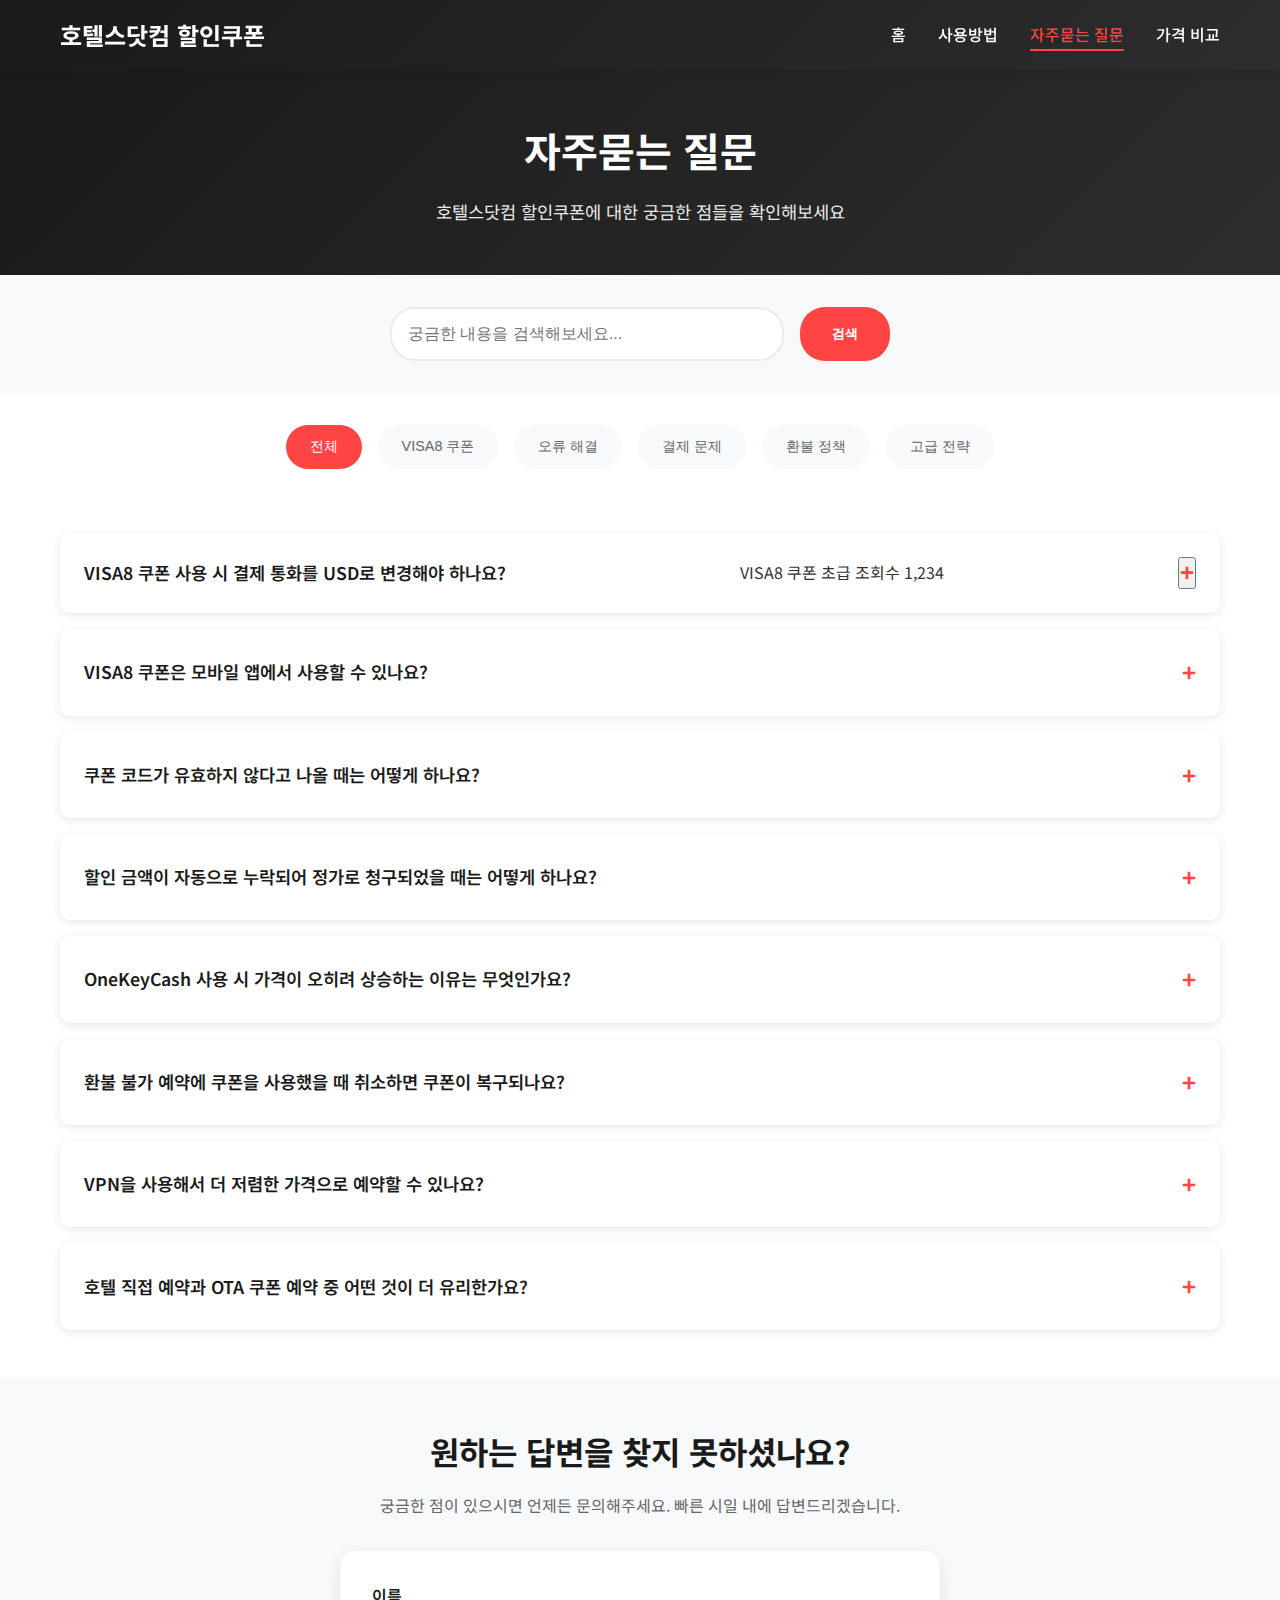
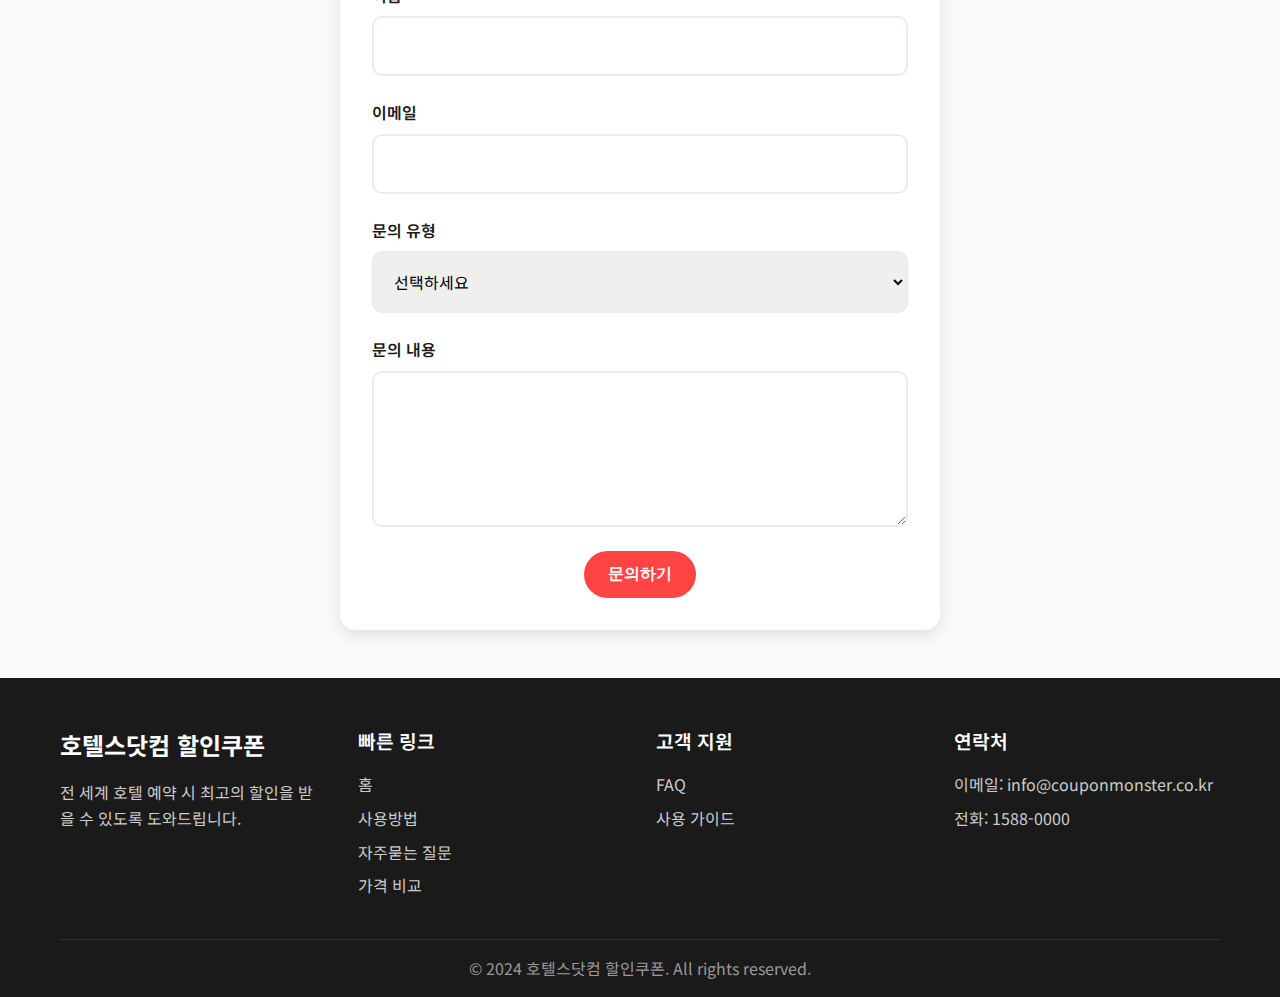
<file: faq.html>
<!DOCTYPE html>
<html lang="ko">
<head>
    <meta charset="UTF-8">
    <meta name="viewport" content="width=device-width, initial-scale=1.0">
    <title>호텔스닷컴 할인쿠폰 - 자주묻는 질문 - FAQ</title>
    <meta name="description" content="호텔스닷컴 할인쿠폰 사용에 대한 자주 묻는 질문과 답변을 확인하세요. 쿠폰 사용법, 문제 해결, 주의사항까지 모든 정보를 제공합니다.">
    <meta name="keywords" content="호텔스닷컴 FAQ, 할인쿠폰 질문, 쿠폰 사용법, 호텔 예약 문의, 할인 혜택 문의">
    <meta name="robots" content="index, follow">
    <link rel="canonical" href="https://couponmonster.co.kr/faq.html">
    
    <!-- JSON-LD Structured Data -->
    <script type="application/ld+json">
    {
      "@context": "https://schema.org",
      "@type": "FAQPage",
      "name": "호텔스닷컴 할인쿠폰 자주묻는 질문",
      "description": "호텔스닷컴 할인쿠폰 사용에 대한 자주 묻는 질문과 답변을 확인하세요. 쿠폰 사용법, 문제 해결, 주의사항까지 모든 정보를 제공합니다.",
      "url": "https://couponmonster.co.kr/faq.html",
      "inLanguage": "ko-KR",
      "mainEntity": [
        {
          "@type": "Question",
          "name": "호텔스닷컴 할인쿠폰은 어떻게 사용하나요?",
          "acceptedAnswer": {
            "@type": "Answer",
            "text": "호텔스닷컴 사이트에서 호텔을 검색하고 선택한 후, 결제 페이지에서 할인쿠폰 코드를 입력하면 자동으로 할인이 적용됩니다."
          }
        },
        {
          "@type": "Question",
          "name": "할인쿠폰이 적용되지 않을 때는 어떻게 하나요?",
          "acceptedAnswer": {
            "@type": "Answer",
            "text": "쿠폰 코드가 정확한지 확인하고, 사용 조건(최소 결제 금액, 유효 기간 등)을 만족하는지 확인해주세요. 문제가 지속되면 고객센터에 문의하시기 바랍니다."
          }
        },
        {
          "@type": "Question",
          "name": "여러 개의 할인쿠폰을 동시에 사용할 수 있나요?",
          "acceptedAnswer": {
            "@type": "Answer",
            "text": "일반적으로 한 번의 예약에 하나의 할인쿠폰만 사용할 수 있습니다. 중복 할인은 불가능합니다."
          }
        }
      ]
    }
    </script>
    
    <!-- Open Graph / Facebook -->
    <meta property="og:type" content="website">
    <meta property="og:url" content="https://couponmonster.co.kr/faq.html">
    <meta property="og:title" content="호텔스닷컴 할인쿠폰 자주묻는 질문 - FAQ">
    <meta property="og:description" content="호텔스닷컴 할인쿠폰 사용에 대한 자주 묻는 질문과 답변을 확인하세요. 쿠폰 사용법, 문제 해결, 주의사항까지 모든 정보를 제공합니다.">
    <meta property="og:image" content="https://couponmonster.co.kr/images/faq-og.jpg">

    <!-- Twitter -->
    <meta property="twitter:card" content="summary_large_image">
    <meta property="twitter:url" content="https://couponmonster.co.kr/faq.html">
    <meta property="twitter:title" content="호텔스닷컴 할인쿠폰 자주묻는 질문 - FAQ">
    <meta property="twitter:description" content="호텔스닷컴 할인쿠폰 사용에 대한 자주 묻는 질문과 답변을 확인하세요. 쿠폰 사용법, 문제 해결, 주의사항까지 모든 정보를 제공합니다.">
    <meta property="twitter:image" content="https://couponmonster.co.kr/images/faq-og.jpg">
    
    <link rel="stylesheet" href="styles.css">
    <link rel="preconnect" href="https://fonts.googleapis.com">
    <link rel="preconnect" href="https://fonts.gstatic.com" crossorigin>
    <link href="https://fonts.googleapis.com/css2?family=Noto+Sans+KR:wght@300;400;500;700;900&display=swap" rel="stylesheet">
</head>
<body>
    <!-- Header -->
    <header class="header">
        <nav class="navbar">
            <div class="nav-container">
                <div class="nav-logo">
                    <h1><a href="index.html">호텔스닷컴 할인쿠폰</a></h1>
                </div>
                <ul class="nav-menu">
                    <li class="nav-item">
                        <a href="index.html" class="nav-link">홈</a>
                    </li>
                    <li class="nav-item">
                        <a href="how-to-use.html" class="nav-link">사용방법</a>
                    </li>
                    <li class="nav-item">
                        <a href="faq.html" class="nav-link active">자주묻는 질문</a>
                    </li>
                    <li class="nav-item">
                        <a href="price-comparison.html" class="nav-link">가격 비교</a>
                    </li>
                </ul>
                <div class="hamburger">
                    <span class="bar"></span>
                    <span class="bar"></span>
                    <span class="bar"></span>
                </div>
            </div>
        </nav>
    </header>

    <!-- Page Header -->
    <section class="page-header">
        <div class="container">
            <h1>자주묻는 질문</h1>
            <p>호텔스닷컴 할인쿠폰에 대한 궁금한 점들을 확인해보세요</p>
        </div>
    </section>

    <!-- FAQ Search -->
    <section class="faq-search">
        <div class="container">
            <div class="search-box">
                <input type="text" placeholder="궁금한 내용을 검색해보세요..." id="faq-search-input">
                <button type="button" id="faq-search-btn">검색</button>
            </div>
        </div>
    </section>

    <!-- FAQ Categories -->
    <section class="faq-categories">
        <div class="container">
            <div class="category-tabs">
                <button class="tab-btn active" data-category="all">전체</button>
                <button class="tab-btn" data-category="visa">VISA8 쿠폰</button>
                <button class="tab-btn" data-category="error">오류 해결</button>
                <button class="tab-btn" data-category="payment">결제 문제</button>
                <button class="tab-btn" data-category="refund">환불 정책</button>
                <button class="tab-btn" data-category="advanced">고급 전략</button>
            </div>
        </div>
    </section>

    <!-- FAQ List -->
    <section class="faq-list">
        <div class="container">
            <div class="faq-items" id="faq-items" itemscope itemtype="https://schema.org/FAQPage">
                <!-- VISA8 쿠폰 관련 질문 -->
                <article class="faq-item" data-category="visa" data-faq-id="visa8-usd-payment" itemscope itemprop="mainEntity" itemtype="https://schema.org/Question">
                    <div class="faq-question" itemprop="name">
                        <h3>VISA8 쿠폰 사용 시 결제 통화를 USD로 변경해야 하나요?</h3>
                        <div class="faq-meta">
                            <span class="faq-category-tag visa">VISA8 쿠폰</span>
                            <span class="faq-difficulty easy">초급</span>
                            <span class="faq-views">조회수 1,234</span>
                        </div>
                        <button class="faq-toggle" aria-label="답변 보기/숨기기" aria-expanded="false">
                            <span class="toggle-icon">+</span>
                        </button>
                    </div>
                    <div class="faq-answer" itemprop="acceptedAnswer" itemscope itemtype="https://schema.org/Answer">
                        <div class="answer-content" itemprop="text">
                            <div class="answer-summary">
                                <p><strong>네, VISA8 쿠폰 사용 시 USD 결제가 권장됩니다.</strong> 한국 현대카드의 공식 이용 안내에 따르면, "결제 단계에서 달러(USD)로 통화 변경 후 VISA 브랜드 선택"을 명시적으로 권장합니다.</p>
                            </div>
                            
                            <div class="answer-details">
                                <h4>상세 설명</h4>
                                <p>이는 일반적인 유로(EUR)나 엔화(JPY) 등의 외국 통화 결제는 금지되지만, 국내 발급 카드를 이용해 Hotels.com에서 미국 달러(USD)로 결제하는 것은 카드사 차원에서 권장되는 '최대 할인 보장 결제 순서'입니다.</p>
                                
                                <div class="step-guide">
                                    <h4>권장 사용 순서</h4>
                                    <ol class="step-list">
                                        <li class="step-item">
                                            <span class="step-number">1</span>
                                            <span class="step-text">kr.hotels.com/visa 전용 페이지 접속</span>
                                        </li>
                                        <li class="step-item">
                                            <span class="step-number">2</span>
                                            <span class="step-text">USD 통화로 변경</span>
                                        </li>
                                        <li class="step-item">
                                            <span class="step-number">3</span>
                                            <span class="step-text">VISA8 코드 입력</span>
                                        </li>
                                        <li class="step-item">
                                            <span class="step-number">4</span>
                                            <span class="step-text">한국 발급 Visa 카드로 결제</span>
                                        </li>
                                    </ol>
                                </div>
                                
                                <div class="answer-tips">
                                    <h4>💡 추가 팁</h4>
                                    <ul>
                                        <li>USD 결제 시 환율 변동에 주의하세요</li>
                                        <li>카드사별 해외 결제 수수료를 확인하세요</li>
                                        <li>결제 전 예약 취소 정책을 확인하세요</li>
                                    </ul>
                                </div>
                            </div>
                        </div>
                    </div>
                </article>

                <div class="faq-item" data-category="visa">
                    <div class="faq-question">
                        <h3>VISA8 쿠폰은 모바일 앱에서 사용할 수 있나요?</h3>
                        <span class="faq-toggle">+</span>
                    </div>
                    <div class="faq-answer">
                        <p><strong>아니요, VISA8 쿠폰은 모바일 앱에서 사용할 수 없습니다.</strong> VISA8 프로모션은 PC 또는 모바일 웹 브라우저에서만 사용 가능합니다. 모바일 앱에서는 적용이 불가능하므로, 모바일에서 사용하려면 브라우저를 통해 접속해야 합니다.</p>
                    </div>
                </div>

                <!-- 오류 해결 관련 질문 -->
                <div class="faq-item" data-category="error">
                    <div class="faq-question">
                        <h3>쿠폰 코드가 유효하지 않다고 나올 때는 어떻게 하나요?</h3>
                        <span class="faq-toggle">+</span>
                    </div>
                    <div class="faq-answer">
                        <p><strong>쿠폰 코드가 유효하지 않다는 메시지가 뜨는 주요 원인과 해결책:</strong></p>
                        <ul>
                            <li><strong>기간 만료:</strong> 예약 기간이나 숙박 기간이 쿠폰 유효 기간을 벗어났는지 확인</li>
                            <li><strong>사용 횟수 초과:</strong> 쿠폰 자체의 사용 횟수 제한이나 사용자당 사용 횟수 제한을 초과했는지 확인</li>
                            <li><strong>적용 불가 항목:</strong> 현장 결제 옵션, 항공편 패키지 예약, 제외 호텔 목록에 포함되었는지 확인</li>
                            <li><strong>전용 페이지 미사용:</strong> VISA8의 경우 kr.hotels.com/visa 전용 페이지를 사용했는지 확인</li>
                        </ul>
                        <p>문제가 지속되면 VPN을 사용하여 해외 도메인에서 시도해보거나, 고객센터에 문의하세요.</p>
                    </div>
                </div>

                <div class="faq-item" data-category="error">
                    <div class="faq-question">
                        <h3>할인 금액이 자동으로 누락되어 정가로 청구되었을 때는 어떻게 하나요?</h3>
                        <span class="faq-toggle">+</span>
                    </div>
                    <div class="faq-answer">
                        <p><strong>이는 시스템 버그로, 즉시 대응이 필요합니다.</strong></p>
                        <p><strong>절대 하지 말아야 할 것:</strong> 취소/재예약은 동적 가격 책정으로 인해 가격이 상승할 위험이 매우 크므로 권장되지 않습니다.</p>
                        <p><strong>올바른 대응 방법:</strong></p>
                        <ol>
                            <li>결제 즉시 고객센터(한국 고객센터 02-3483-5344)에 연락</li>
                            <li>시스템 오류 증거(스크린샷) 제시</li>
                            <li>환불 또는 할인 금액의 사후 적용 강력히 요구</li>
                            <li>필요시 호텔 측에 직접 연락하여 상황 설명</li>
                        </ol>
                    </div>
                </div>

                <!-- 결제 문제 관련 질문 -->
                <div class="faq-item" data-category="payment">
                    <div class="faq-question">
                        <h3>OneKeyCash 사용 시 가격이 오히려 상승하는 이유는 무엇인가요?</h3>
                        <span class="faq-toggle">+</span>
                    </div>
                    <div class="faq-answer">
                        <p><strong>OneKeyCash 사용 시 가격 상승이 발생하는 이유:</strong></p>
                        <ul>
                            <li>시스템이 리워드를 '할인'이 아닌 '결제 수단'으로 처리</li>
                            <li>동적 가격 조정이 발생하여 최종 금액이 증가</li>
                            <li>쿠폰과 OneKeyCash 중복 사용 시 시스템 오류</li>
                        </ul>
                        <p><strong>권장사항:</strong></p>
                        <ul>
                            <li>OneKeyCash 사용 전/후 가격을 반드시 스크린샷으로 비교</li>
                            <li>소액부터 시험적으로 사용</li>
                            <li>결제 전 KRW와 USD로 최종 금액 비교 필수</li>
                            <li>단기적 할인(쿠폰)과 장기적 리워드 중 하나만 선택</li>
                        </ul>
                    </div>
                </div>

                <!-- 환불 정책 관련 질문 -->
                <div class="faq-item" data-category="refund">
                    <div class="faq-question">
                        <h3>환불 불가 예약에 쿠폰을 사용했을 때 취소하면 쿠폰이 복구되나요?</h3>
                        <span class="faq-toggle">+</span>
                    </div>
                    <div class="faq-answer">
                        <p><strong>아니요, 환불 불가 예약에 쿠폰을 사용한 경우 쿠폰이 복구되지 않을 가능성이 매우 높습니다.</strong></p>
                        <p>Hotels.com의 약관에 따르면, 환불 불가(Non-refundable) 요금을 쿠폰으로 할인받아 예약한 경우, 해당 거래가 취소되더라도 Hotels.com은 취소된 거래에 대해 환불하지 않을 권리를 보유하며, 사용된 쿠폰 자체도 복구되지 않을 수 있습니다.</p>
                        <p><strong>대응 전략:</strong></p>
                        <ul>
                            <li>환불 불가 예약에는 고액 쿠폰 사용을 피하세요</li>
                            <li>취소 문제 발생 시 호텔 측에 직접 연락하여 상황 설명</li>
                            <li>환불 승인을 요청하여 최대한 손실을 줄이세요</li>
                        </ul>
                    </div>
                </div>

                <!-- 고급 전략 관련 질문 -->
                <div class="faq-item" data-category="advanced">
                    <div class="faq-question">
                        <h3>VPN을 사용해서 더 저렴한 가격으로 예약할 수 있나요?</h3>
                        <span class="faq-toggle">+</span>
                    </div>
                    <div class="faq-answer">
                        <p><strong>네, VPN Geo-Hacking을 통해 최대 수백 달러까지 절약할 수 있습니다.</strong></p>
                        <p>Hotels.com은 사용자의 IP 주소(지역)에 따라 다른 가격과 프로모션을 제공합니다. VPN을 사용하여 IP 주소를 호텔 가격이 더 저렴한 국가로 변경하면 숙박 비용을 크게 절약할 수 있습니다.</p>
                        <p><strong>권장 방법:</strong></p>
                        <ul>
                            <li>북미 또는 LATAM 지역 IP 사용 (아시아보다 유리)</li>
                            <li>언어 설정은 한국어로 유지, 지역만 변경</li>
                            <li>해외 타겟 프로모션(예: US Fall Sale) 접근</li>
                            <li>구 리워드 프로그램 잔존 지역 활용</li>
                        </ul>
                        <p><strong>주의사항:</strong> 이러한 혜택은 언제든지 종료될 수 있으므로 지속적인 모니터링이 필요합니다.</p>
                    </div>
                </div>

                <div class="faq-item" data-category="advanced">
                    <div class="faq-question">
                        <h3>호텔 직접 예약과 OTA 쿠폰 예약 중 어떤 것이 더 유리한가요?</h3>
                        <span class="faq-toggle">+</span>
                    </div>
                    <div class="faq-answer">
                        <p><strong>이는 '단기적 가격 할인'과 '장기적 호텔 로열티 혜택' 중 선택하는 문제입니다.</strong></p>
                        <p><strong>OTA 쿠폰 예약의 장점:</strong></p>
                        <ul>
                            <li>즉시 할인 혜택</li>
                            <li>가격 비교 용이</li>
                            <li>다양한 쿠폰 옵션</li>
                        </ul>
                        <p><strong>호텔 직접 예약의 장점:</strong></p>
                        <ul>
                            <li>엘리트 등급 혜택</li>
                            <li>포인트 적립</li>
                            <li>엘리트 숙박 일수 인정</li>
                            <li>더 나은 고객 서비스</li>
                        </ul>
                        <p><strong>결론:</strong> 단기 여행이나 가격이 최우선이라면 OTA 쿠폰을, 장기적으로 호텔 혜택을 누리고 싶다면 직접 예약을 권장합니다.</p>
                    </div>
                </div>
            </div>
        </div>
    </section>

    <!-- Contact Form -->
    <section class="faq-contact">
        <div class="container">
            <div class="contact-content">
                <h2>원하는 답변을 찾지 못하셨나요?</h2>
                <p>궁금한 점이 있으시면 언제든 문의해주세요. 빠른 시일 내에 답변드리겠습니다.</p>
                <form class="contact-form" id="faq-contact-form">
                    <div class="form-group">
                        <label for="contact-name">이름</label>
                        <input type="text" id="contact-name" required>
                    </div>
                    <div class="form-group">
                        <label for="contact-email">이메일</label>
                        <input type="email" id="contact-email" required>
                    </div>
                    <div class="form-group">
                        <label for="contact-category">문의 유형</label>
                        <select id="contact-category" required>
                            <option value="">선택하세요</option>
                            <option value="general">일반 문의</option>
                            <option value="technical">기술적 문제</option>
                            <option value="payment">결제 관련</option>
                            <option value="other">기타</option>
                        </select>
                    </div>
                    <div class="form-group">
                        <label for="contact-message">문의 내용</label>
                        <textarea id="contact-message" rows="5" required></textarea>
                    </div>
                    <button type="submit" class="btn btn-primary">문의하기</button>
                </form>
            </div>
        </div>
    </section>

    <!-- Footer -->
    <footer class="footer">
        <div class="container">
            <div class="footer-content">
                <div class="footer-section">
                    <h3>호텔스닷컴 할인쿠폰</h3>
                    <p>전 세계 호텔 예약 시 최고의 할인을 받을 수 있도록 도와드립니다.</p>
                </div>
                <div class="footer-section">
                    <h4>빠른 링크</h4>
                    <ul>
                        <li><a href="index.html">홈</a></li>
                        <li><a href="how-to-use.html">사용방법</a></li>
                        <li><a href="faq.html">자주묻는 질문</a></li>
                        <li><a href="price-comparison.html">가격 비교</a></li>
                    </ul>
                </div>
                <div class="footer-section">
                    <h4>고객 지원</h4>
                    <ul>
                        <li><a href="faq.html">FAQ</a></li>
                        <li><a href="how-to-use.html">사용 가이드</a></li>
                    </ul>
                </div>
                <div class="footer-section">
                    <h4>연락처</h4>
                    <p>이메일: info@couponmonster.co.kr</p>
                    <p>전화: 1588-0000</p>
                </div>
            </div>
            <div class="footer-bottom">
                <p>&copy; 2024 호텔스닷컴 할인쿠폰. All rights reserved.</p>
            </div>
        </div>
    </footer>

    <script src="script.js"></script>
</body>
</html>
</file>
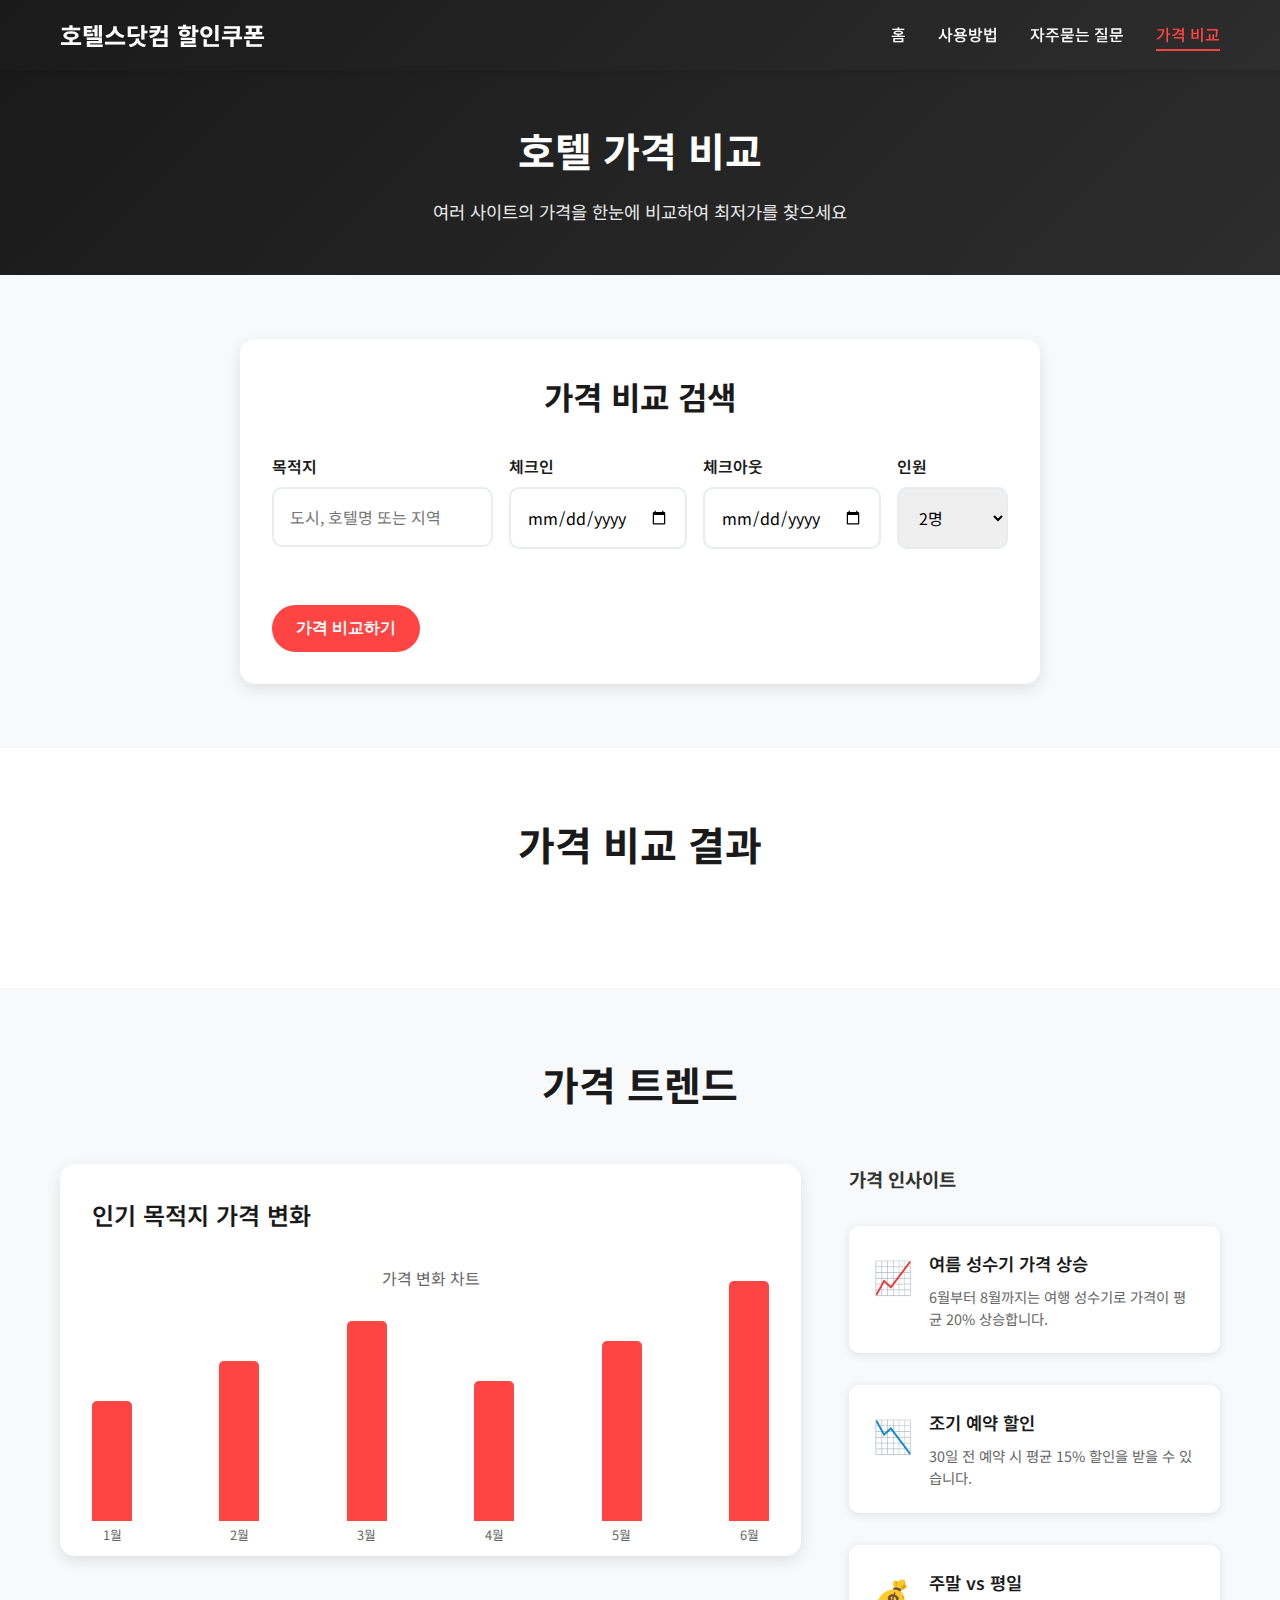
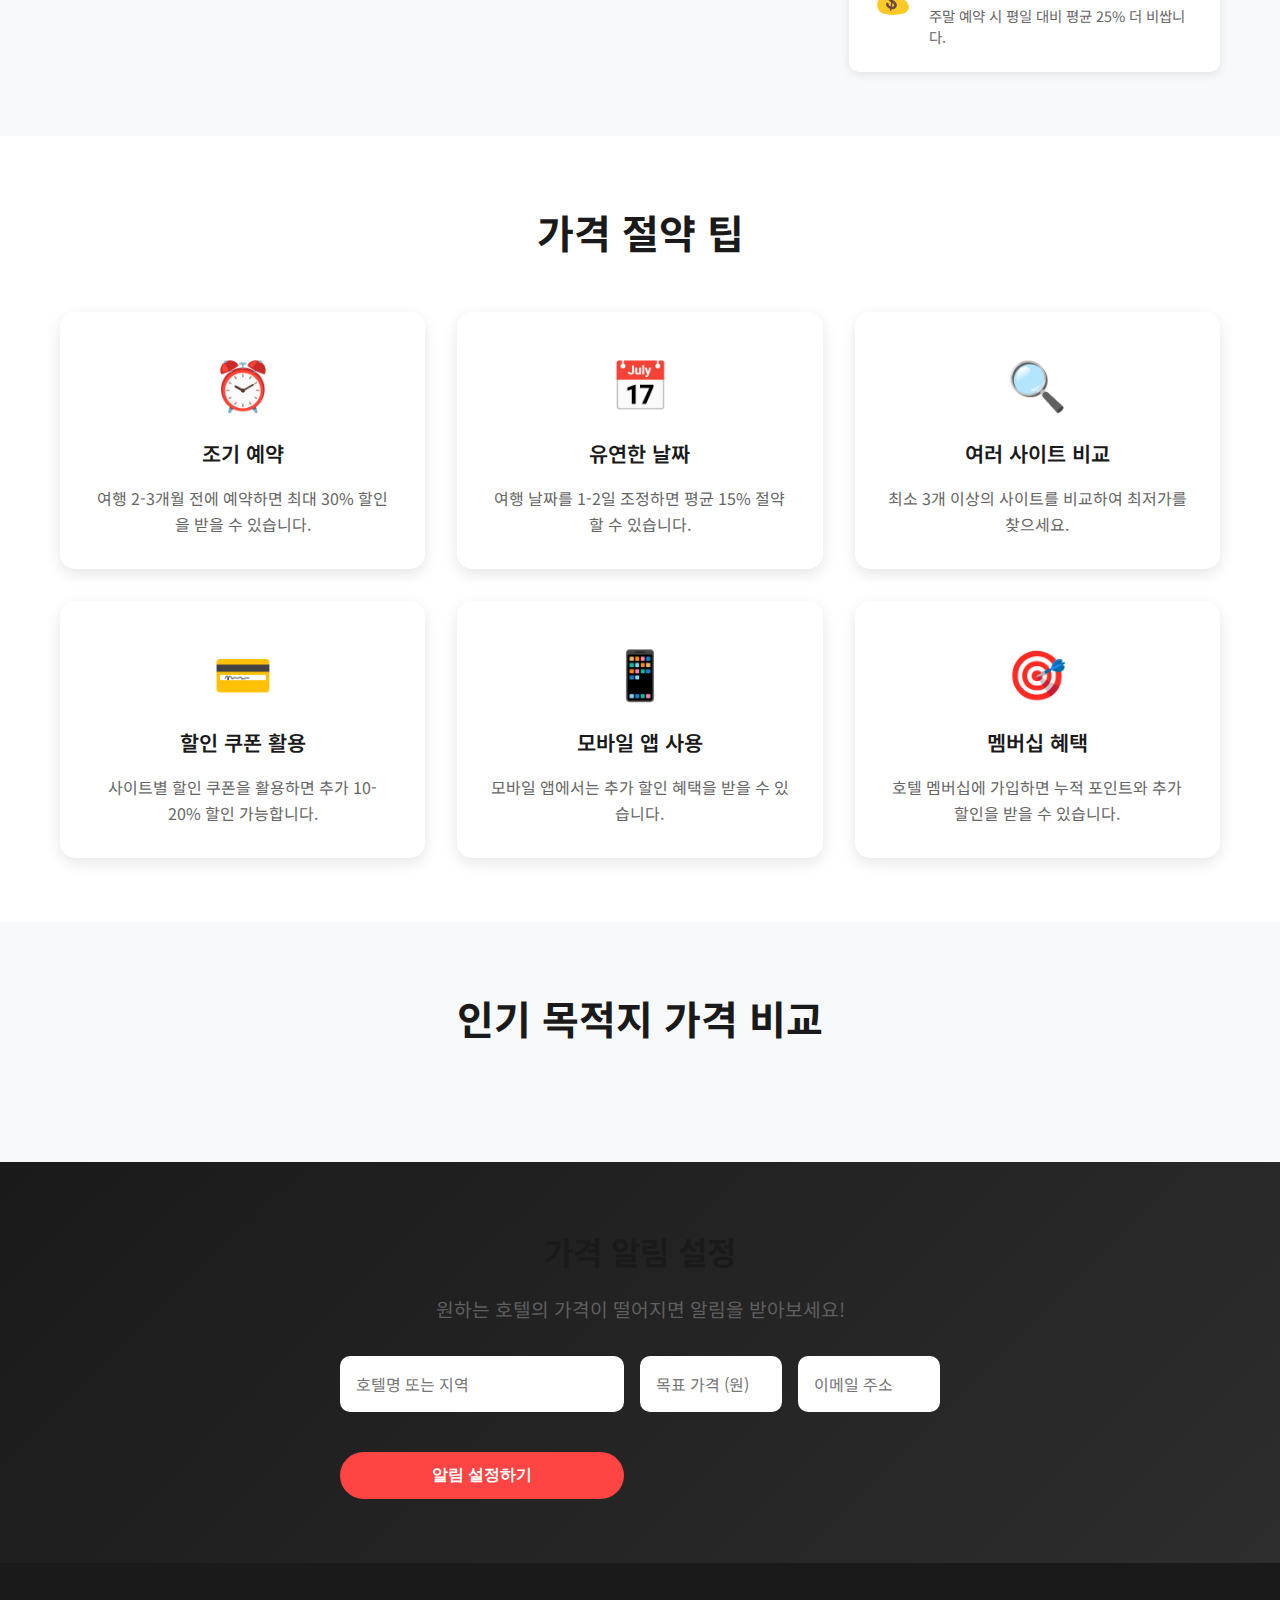
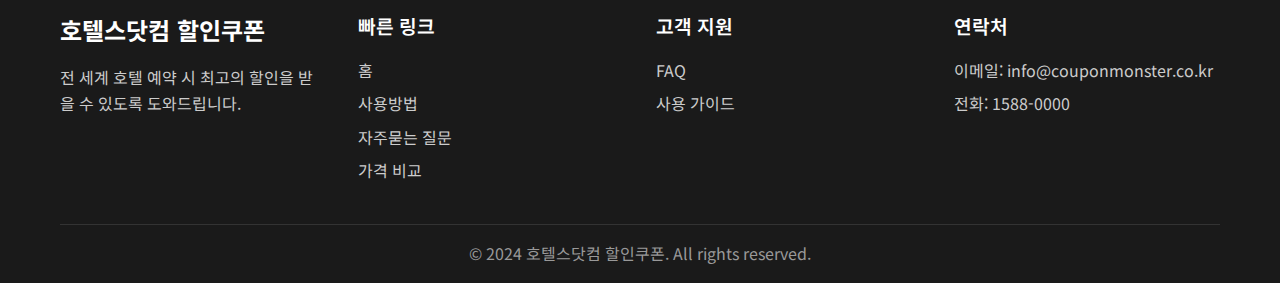
<file: price-comparison.html>
<!DOCTYPE html>
<html lang="ko">
<head>
    <meta charset="UTF-8">
    <meta name="viewport" content="width=device-width, initial-scale=1.0">
    <title>가격 비교 서비스 - 호텔스닷컴 할인쿠폰 </title>
    <meta name="description" content="호텔스닷컴과 다른 사이트의 호텔 가격을 비교하여 최저가를 찾으세요. 실시간 가격 비교로 최대 절약하세요.">
    <meta name="keywords" content="호텔 가격 비교, 최저가 호텔, 가격 비교 사이트, 호텔 예약 비교, 할인 가격">
    <meta name="robots" content="index, follow">
    <meta name="naver-site-verification" content="13ef026ed4e3ac78125c4f96bec0cd44333bcc70" />
    <link rel="canonical" href="https://couponmonster.co.kr/price-comparison.html">
    
    <!-- JSON-LD Structured Data -->
    <script type="application/ld+json">
    {
      "@context": "https://schema.org",
      "@type": "WebPage",
      "name": "호텔 가격 비교 - 최저가 호텔 찾기",
      "description": "호텔스닷컴과 다른 사이트의 호텔 가격을 비교하여 최저가를 찾으세요. 실시간 가격 비교로 최대 절약하세요.",
      "url": "https://couponmonster.co.kr/price-comparison.html",
      "inLanguage": "ko-KR",
      "mainEntity": {
        "@type": "ItemList",
        "name": "호텔 가격 비교 도구",
        "description": "다양한 호텔 예약 사이트의 가격을 비교하는 도구",
        "itemListElement": [
          {
            "@type": "Organization",
            "name": "호텔스닷컴",
            "url": "https://hotels.com",
            "description": "세계 최대 호텔 예약 사이트"
          },
          {
            "@type": "Organization",
            "name": "아고다",
            "url": "https://agoda.com",
            "description": "아시아 최대 호텔 예약 사이트"
          },
          {
            "@type": "Organization",
            "name": "부킹닷컴",
            "url": "https://booking.com",
            "description": "유럽 최대 호텔 예약 사이트"
          }
        ]
      },
      "breadcrumb": {
        "@type": "BreadcrumbList",
        "itemListElement": [
          {
            "@type": "ListItem",
            "position": 1,
            "name": "홈",
            "item": "https://couponmonster.co.kr/"
          },
          {
            "@type": "ListItem",
            "position": 2,
            "name": "가격 비교",
            "item": "https://couponmonster.co.kr/price-comparison.html"
          }
        ]
      }
    }
    </script>
    
    <!-- Open Graph / Facebook -->
    <meta property="og:type" content="website">
    <meta property="og:url" content="https://couponmonster.co.kr/price-comparison.html">
    <meta property="og:title" content="호텔 가격 비교 - 최저가 호텔 찾기">
    <meta property="og:description" content="호텔스닷컴과 다른 사이트의 호텔 가격을 비교하여 최저가를 찾으세요. 실시간 가격 비교로 최대 절약하세요.">
    <meta property="og:image" content="https://couponmonster.co.kr/images/price-comparison-og.jpg">

    <!-- Twitter -->
    <meta property="twitter:card" content="summary_large_image">
    <meta property="twitter:url" content="https://couponmonster.co.kr/price-comparison.html">
    <meta property="twitter:title" content="호텔 가격 비교 - 최저가 호텔 찾기">
    <meta property="twitter:description" content="호텔스닷컴과 다른 사이트의 호텔 가격을 비교하여 최저가를 찾으세요. 실시간 가격 비교로 최대 절약하세요.">
    <meta property="twitter:image" content="https://couponmonster.co.kr/images/price-comparison-og.jpg">
    
    <link rel="stylesheet" href="styles.css">
    <link rel="preconnect" href="https://fonts.googleapis.com">
    <link rel="preconnect" href="https://fonts.gstatic.com" crossorigin>
    <link href="https://fonts.googleapis.com/css2?family=Noto+Sans+KR:wght@300;400;500;700;900&display=swap" rel="stylesheet">
</head>
<body>
    <!-- Header -->
    <header class="header">
        <nav class="navbar">
            <div class="nav-container">
                <div class="nav-logo">
                    <h1><a href="index.html">호텔스닷컴 할인쿠폰</a></h1>
                </div>
                <ul class="nav-menu">
                    <li class="nav-item">
                        <a href="index.html" class="nav-link">홈</a>
                    </li>
                    <li class="nav-item">
                        <a href="how-to-use.html" class="nav-link">사용방법</a>
                    </li>
                    <li class="nav-item">
                        <a href="faq.html" class="nav-link">자주묻는 질문</a>
                    </li>
                    <li class="nav-item">
                        <a href="price-comparison.html" class="nav-link active">가격 비교</a>
                    </li>
                </ul>
                <div class="hamburger">
                    <span class="bar"></span>
                    <span class="bar"></span>
                    <span class="bar"></span>
                </div>
            </div>
        </nav>
    </header>

    <!-- Page Header -->
    <section class="page-header">
        <div class="container">
            <h1>호텔 가격 비교</h1>
            <p>여러 사이트의 가격을 한눈에 비교하여 최저가를 찾으세요</p>
        </div>
    </section>

    <!-- Price Comparison Tool -->
    <section class="price-comparison-tool">
        <div class="container">
            <div class="comparison-form">
                <h2>가격 비교 검색</h2>
                <form id="price-comparison-form">
                    <div class="form-row">
                        <div class="form-group">
                            <label for="destination">목적지</label>
                            <input type="text" id="destination" placeholder="도시, 호텔명 또는 지역" required>
                        </div>
                        <div class="form-group">
                            <label for="check-in">체크인</label>
                            <input type="date" id="check-in" required>
                        </div>
                        <div class="form-group">
                            <label for="check-out">체크아웃</label>
                            <input type="date" id="check-out" required>
                        </div>
                        <div class="form-group">
                            <label for="guests">인원</label>
                            <select id="guests" required>
                                <option value="1">1명</option>
                                <option value="2" selected>2명</option>
                                <option value="3">3명</option>
                                <option value="4">4명</option>
                                <option value="5+">5명 이상</option>
                            </select>
                        </div>
                    </div>
                    <button type="submit" class="btn btn-primary">가격 비교하기</button>
                </form>
            </div>
        </div>
    </section>

    <!-- Comparison Results -->
    <section class="comparison-results">
        <div class="container">
            <h2 class="section-title">가격 비교 결과</h2>
            <div class="results-container" id="comparison-results">
                <!-- 가격 비교 결과가 JavaScript로 동적으로 로드됩니다 -->
            </div>
        </div>
    </section>

    <!-- Price Trends -->
    <section class="price-trends">
        <div class="container">
            <h2 class="section-title">가격 트렌드</h2>
            <div class="trends-content">
                <div class="trend-chart">
                    <h3>인기 목적지 가격 변화</h3>
                    <div class="chart-placeholder">
                        <p>가격 변화 차트</p>
                        <div class="chart-bars">
                            <div class="bar" style="height: 60%;" data-month="1월"></div>
                            <div class="bar" style="height: 80%;" data-month="2월"></div>
                            <div class="bar" style="height: 100%;" data-month="3월"></div>
                            <div class="bar" style="height: 70%;" data-month="4월"></div>
                            <div class="bar" style="height: 90%;" data-month="5월"></div>
                            <div class="bar" style="height: 120%;" data-month="6월"></div>
                        </div>
                    </div>
                </div>
                <div class="trend-insights">
                    <h3>가격 인사이트</h3>
                    <div class="insight-item">
                        <div class="insight-icon">📈</div>
                        <div class="insight-content">
                            <h4>여름 성수기 가격 상승</h4>
                            <p>6월부터 8월까지는 여행 성수기로 가격이 평균 20% 상승합니다.</p>
                        </div>
                    </div>
                    <div class="insight-item">
                        <div class="insight-icon">📉</div>
                        <div class="insight-content">
                            <h4>조기 예약 할인</h4>
                            <p>30일 전 예약 시 평균 15% 할인을 받을 수 있습니다.</p>
                        </div>
                    </div>
                    <div class="insight-item">
                        <div class="insight-icon">💰</div>
                        <div class="insight-content">
                            <h4>주말 vs 평일</h4>
                            <p>주말 예약 시 평일 대비 평균 25% 더 비쌉니다.</p>
                        </div>
                    </div>
                </div>
            </div>
        </div>
    </section>

    <!-- Money Saving Tips -->
    <section class="money-saving-tips">
        <div class="container">
            <h2 class="section-title">가격 절약 팁</h2>
            <div class="tips-grid">
                <div class="tip-item">
                    <div class="tip-icon">⏰</div>
                    <h3>조기 예약</h3>
                    <p>여행 2-3개월 전에 예약하면 최대 30% 할인을 받을 수 있습니다.</p>
                </div>
                <div class="tip-item">
                    <div class="tip-icon">📅</div>
                    <h3>유연한 날짜</h3>
                    <p>여행 날짜를 1-2일 조정하면 평균 15% 절약할 수 있습니다.</p>
                </div>
                <div class="tip-item">
                    <div class="tip-icon">🔍</div>
                    <h3>여러 사이트 비교</h3>
                    <p>최소 3개 이상의 사이트를 비교하여 최저가를 찾으세요.</p>
                </div>
                <div class="tip-item">
                    <div class="tip-icon">💳</div>
                    <h3>할인 쿠폰 활용</h3>
                    <p>사이트별 할인 쿠폰을 활용하면 추가 10-20% 할인 가능합니다.</p>
                </div>
                <div class="tip-item">
                    <div class="tip-icon">📱</div>
                    <h3>모바일 앱 사용</h3>
                    <p>모바일 앱에서는 추가 할인 혜택을 받을 수 있습니다.</p>
                </div>
                <div class="tip-item">
                    <div class="tip-icon">🎯</div>
                    <h3>멤버십 혜택</h3>
                    <p>호텔 멤버십에 가입하면 누적 포인트와 추가 할인을 받을 수 있습니다.</p>
                </div>
            </div>
        </div>
    </section>

    <!-- Popular Destinations -->
    <section class="popular-destinations">
        <div class="container">
            <h2 class="section-title">인기 목적지 가격 비교</h2>
            <div class="destinations-grid" id="popular-destinations">
                <!-- 인기 목적지들이 JavaScript로 동적으로 로드됩니다 -->
            </div>
        </div>
    </section>

    <!-- Price Alert -->
    <section class="price-alert">
        <div class="container">
            <div class="alert-content">
                <h2>가격 알림 설정</h2>
                <p>원하는 호텔의 가격이 떨어지면 알림을 받아보세요!</p>
                <form class="alert-form" id="price-alert-form">
                    <div class="form-group">
                        <input type="text" placeholder="호텔명 또는 지역" required>
                    </div>
                    <div class="form-group">
                        <input type="number" placeholder="목표 가격 (원)" required>
                    </div>
                    <div class="form-group">
                        <input type="email" placeholder="이메일 주소" required>
                    </div>
                    <button type="submit" class="btn btn-primary">알림 설정하기</button>
                </form>
            </div>
        </div>
    </section>

    <!-- Footer -->
    <footer class="footer">
        <div class="container">
            <div class="footer-content">
                <div class="footer-section">
                    <h3>호텔스닷컴 할인쿠폰</h3>
                    <p>전 세계 호텔 예약 시 최고의 할인을 받을 수 있도록 도와드립니다.</p>
                </div>
                <div class="footer-section">
                    <h4>빠른 링크</h4>
                    <ul>
                        <li><a href="index.html">홈</a></li>
                        <li><a href="how-to-use.html">사용방법</a></li>
                        <li><a href="faq.html">자주묻는 질문</a></li>
                        <li><a href="price-comparison.html">가격 비교</a></li>
                    </ul>
                </div>
                <div class="footer-section">
                    <h4>고객 지원</h4>
                    <ul>
                        <li><a href="faq.html">FAQ</a></li>
                        <li><a href="how-to-use.html">사용 가이드</a></li>
                    </ul>
                </div>
                <div class="footer-section">
                    <h4>연락처</h4>
                    <p>이메일: info@couponmonster.co.kr</p>
                    <p>전화: 1588-0000</p>
                </div>
            </div>
            <div class="footer-bottom">
                <p>&copy; 2024 호텔스닷컴 할인쿠폰. All rights reserved.</p>
            </div>
        </div>
    </footer>

    <script src="script.js"></script>
</body>
</html>
</file>
<file: styles.css>
/* Reset and Base Styles */
* {
    margin: 0;
    padding: 0;
    box-sizing: border-box;
}

body {
    font-family: 'Noto Sans KR', sans-serif;
    line-height: 1.6;
    color: #333;
    background-color: #fff;
}

.container {
    max-width: 1200px;
    margin: 0 auto;
    padding: 0 20px;
}

/* Header Styles */
.header {
    background: linear-gradient(135deg, #1a1a1a 0%, #2d2d2d 100%);
    box-shadow: 0 2px 10px rgba(0,0,0,0.1);
    position: sticky;
    top: 0;
    z-index: 1000;
}

.navbar {
    padding: 1rem 0;
}

.nav-container {
    display: flex;
    justify-content: space-between;
    align-items: center;
    max-width: 1200px;
    margin: 0 auto;
    padding: 0 20px;
}

.nav-logo h1 {
    color: #fff;
    font-size: 1.5rem;
    font-weight: 700;
}

.nav-logo a {
    color: #fff;
    text-decoration: none;
}

.nav-menu {
    display: flex;
    list-style: none;
    gap: 2rem;
}

.nav-link {
    color: #fff;
    text-decoration: none;
    font-weight: 500;
    transition: color 0.3s ease;
    position: relative;
}

.nav-link:hover,
.nav-link.active {
    color: #ff4444;
}

.nav-link.active::after {
    content: '';
    position: absolute;
    bottom: -5px;
    left: 0;
    width: 100%;
    height: 2px;
    background: #ff4444;
}

.hamburger {
    display: none;
    flex-direction: column;
    cursor: pointer;
}

.bar {
    width: 25px;
    height: 3px;
    background: #fff;
    margin: 3px 0;
    transition: 0.3s;
}

/* Hero Section */
.hero {
    background: linear-gradient(135deg, #ff4444 0%, #cc0000 100%);
    color: #fff;
    padding: 4rem 0;
    min-height: 70vh;
    display: flex;
    align-items: center;
}

.hero-container {
    display: grid;
    grid-template-columns: 1fr 1fr;
    gap: 3rem;
    align-items: center;
    max-width: 1200px;
    margin: 0 auto;
    padding: 0 20px;
}

.hero-title {
    font-size: 3rem;
    font-weight: 900;
    margin-bottom: 1rem;
    line-height: 1.2;
}

.hero-subtitle {
    font-size: 1.2rem;
    margin-bottom: 2rem;
    opacity: 0.9;
}

.hero-stats {
    display: flex;
    gap: 2rem;
    margin-bottom: 2rem;
}

.stat-item {
    text-align: center;
}

.stat-number {
    display: block;
    font-size: 2rem;
    font-weight: 700;
    color: #fff;
}

.stat-label {
    font-size: 0.9rem;
    opacity: 0.8;
}

.hero-cta {
    display: flex;
    gap: 1rem;
}

/* Top Coupon Card */
.top-coupon-card {
    background: #fff;
    border-radius: 15px;
    padding: 2rem;
    box-shadow: 0 10px 30px rgba(0,0,0,0.2);
    color: #333;
    position: relative;
    border: 3px solid #ff4444;
}

.top-badge {
    position: absolute;
    top: -10px;
    right: 20px;
    background: linear-gradient(135deg, #ff4444 0%, #cc0000 100%);
    color: #fff;
    padding: 0.5rem 1rem;
    border-radius: 20px;
    font-size: 0.9rem;
    font-weight: 700;
    box-shadow: 0 5px 15px rgba(255,68,68,0.3);
}

.top-coupon-card .coupon-header {
    display: flex;
    justify-content: space-between;
    align-items: center;
    margin-bottom: 1rem;
}

.top-coupon-card .coupon-code {
    background: #ff4444;
    color: #fff;
    padding: 0.8rem 1.5rem;
    border-radius: 25px;
    font-weight: 700;
    font-size: 1.1rem;
    letter-spacing: 1px;
}

.top-coupon-card .coupon-discount {
    background: #1a1a1a;
    color: #fff;
    padding: 0.5rem 1rem;
    border-radius: 20px;
    font-size: 0.9rem;
    font-weight: 600;
}

.top-coupon-card .coupon-title {
    font-size: 1.5rem;
    font-weight: 700;
    margin-bottom: 1rem;
    color: #1a1a1a;
    line-height: 1.3;
}

.top-coupon-card .coupon-description {
    color: #666;
    margin-bottom: 1rem;
    font-size: 1rem;
    line-height: 1.5;
}

.top-coupon-card .coupon-validity {
    font-size: 0.9rem;
    color: #999;
    margin-bottom: 1.5rem;
    font-weight: 500;
}

.top-coupon-card .coupon-actions {
    display: flex;
    gap: 1rem;
}

.top-coupon-card .btn-copy {
    background: #ff4444;
    color: #fff;
    border: none;
    padding: 0.8rem 1.5rem;
    border-radius: 25px;
    font-size: 1rem;
    font-weight: 600;
    cursor: pointer;
    transition: all 0.3s ease;
    flex: 1;
}

.top-coupon-card .btn-copy:hover {
    background: #cc0000;
    transform: translateY(-2px);
    box-shadow: 0 5px 15px rgba(255,68,68,0.3);
}

.top-coupon-card .btn-use {
    background: transparent;
    color: #ff4444;
    border: 2px solid #ff4444;
    padding: 0.8rem 1.5rem;
    border-radius: 25px;
    font-size: 1rem;
    font-weight: 600;
    cursor: pointer;
    transition: all 0.3s ease;
    flex: 1;
}

.top-coupon-card .btn-use:hover {
    background: #ff4444;
    color: #fff;
    transform: translateY(-2px);
    box-shadow: 0 5px 15px rgba(255,68,68,0.3);
}

/* Button Styles */
.btn {
    display: inline-block;
    padding: 0.8rem 1.5rem;
    border: none;
    border-radius: 25px;
    text-decoration: none;
    font-weight: 600;
    text-align: center;
    cursor: pointer;
    transition: all 0.3s ease;
    font-size: 1rem;
}

.btn-primary {
    background: #ff4444;
    color: #fff;
}

.btn-primary:hover {
    background: #cc0000;
    transform: translateY(-2px);
    box-shadow: 0 5px 15px rgba(255,68,68,0.3);
}

.btn-secondary {
    background: transparent;
    color: #fff;
    border: 2px solid #fff;
}

.btn-secondary:hover {
    background: #fff;
    color: #ff4444;
}

.btn-outline {
    background: transparent;
    color: #ff4444;
    border: 2px solid #ff4444;
}

.btn-outline:hover {
    background: #ff4444;
    color: #fff;
}

/* Section Styles */
.section-title {
    font-size: 2.5rem;
    font-weight: 700;
    text-align: center;
    margin-bottom: 3rem;
    color: #1a1a1a;
}

.section-subtitle {
    font-size: 1.8rem;
    font-weight: 600;
    text-align: center;
    margin-bottom: 2rem;
    color: #1a1a1a;
}

.page-header {
    background: linear-gradient(135deg, #1a1a1a 0%, #2d2d2d 100%);
    color: #fff;
    padding: 3rem 0;
    text-align: center;
}

.page-header h1 {
    font-size: 2.5rem;
    font-weight: 700;
    margin-bottom: 1rem;
}

.page-header p {
    font-size: 1.1rem;
    opacity: 0.9;
}

/* Featured Coupons */
.featured-coupons {
    padding: 4rem 0;
    background: #f8f9fa;
}

.coupons-grid {
    display: grid;
    grid-template-columns: repeat(auto-fit, minmax(300px, 1fr));
    gap: 2rem;
    margin-bottom: 3rem;
}

.coupon-card {
    background: #fff;
    border-radius: 15px;
    padding: 1.5rem;
    box-shadow: 0 5px 15px rgba(0,0,0,0.1);
    transition: transform 0.3s ease, box-shadow 0.3s ease;
    border: 1px solid #e9ecef;
}

.coupon-card:hover {
    transform: translateY(-5px);
    box-shadow: 0 10px 25px rgba(0,0,0,0.15);
}

.coupon-header {
    display: flex;
    justify-content: space-between;
    align-items: flex-start;
    margin-bottom: 1.5rem;
    gap: 1rem;
}

.coupon-code-section {
    display: flex;
    flex-direction: column;
    gap: 0.5rem;
}

.coupon-code {
    background: #ff4444;
    color: #fff;
    padding: 0.5rem 1rem;
    border-radius: 20px;
    font-weight: 600;
    font-size: 0.9rem;
    display: inline-block;
    text-align: center;
}

.coupon-type {
    background: #e9ecef;
    color: #495057;
    padding: 0.2rem 0.6rem;
    border-radius: 12px;
    font-size: 0.75rem;
    font-weight: 500;
    text-align: center;
}

.coupon-discount-section {
    display: flex;
    flex-direction: column;
    align-items: flex-end;
    gap: 0.3rem;
}

.coupon-discount {
    background: #28a745;
    color: #fff;
    padding: 0.5rem 1rem;
    border-radius: 20px;
    font-weight: 600;
    font-size: 1rem;
}

.coupon-discount-label {
    color: #6c757d;
    font-size: 0.8rem;
    font-weight: 500;
}

.coupon-content {
    margin-bottom: 1.5rem;
}

.coupon-meta {
    background: #f8f9fa;
    padding: 1rem;
    border-radius: 10px;
    margin-bottom: 1rem;
    display: grid;
    grid-template-columns: repeat(auto-fit, minmax(200px, 1fr));
    gap: 0.8rem;
}

.meta-label {
    font-weight: 600;
    color: #495057;
    font-size: 0.85rem;
}

.coupon-validity,
.coupon-minimum,
.coupon-category {
    display: flex;
    flex-direction: column;
    gap: 0.3rem;
}

.category-tag {
    padding: 0.2rem 0.6rem;
    border-radius: 12px;
    font-size: 0.75rem;
    font-weight: 500;
    display: inline-block;
    width: fit-content;
}

.category-tag.visa { background: #007bff; color: #fff; }
.category-tag.general { background: #6c757d; color: #fff; }
.category-tag.affiliate { background: #fd7e14; color: #fff; }
.category-tag.member { background: #20c997; color: #fff; }
.category-tag.weekend { background: #6f42c1; color: #fff; }

.coupon-requirements {
    background: #fff3cd;
    border: 1px solid #ffeaa7;
    padding: 1rem;
    border-radius: 10px;
    margin-bottom: 1.5rem;
}

.requirements-title {
    font-size: 1rem;
    font-weight: 600;
    color: #856404;
    margin-bottom: 0.8rem;
}

.requirements-list {
    list-style: none;
    padding: 0;
    margin: 0;
}

.requirements-list li {
    padding: 0.3rem 0;
    color: #856404;
    font-size: 0.9rem;
    position: relative;
    padding-left: 1.2rem;
}

.requirements-list li::before {
    content: "✓";
    position: absolute;
    left: 0;
    color: #28a745;
    font-weight: bold;
}

.btn-icon {
    font-size: 1rem;
}

.coupon-title {
    font-size: 1.2rem;
    font-weight: 600;
    margin-bottom: 0.5rem;
    color: #1a1a1a;
}

.coupon-description {
    color: #666;
    margin-bottom: 1rem;
    font-size: 0.9rem;
}

.coupon-validity {
    font-size: 0.8rem;
    color: #999;
    margin-bottom: 1rem;
}

.coupon-actions {
    display: flex;
    gap: 0.5rem;
}

.btn-copy {
    background: #ff4444;
    color: #fff;
    border: none;
    padding: 0.5rem 1rem;
    border-radius: 20px;
    font-size: 0.8rem;
    cursor: pointer;
    transition: background 0.3s ease;
}

.btn-copy:hover {
    background: #cc0000;
}

.btn-use {
    background: transparent;
    color: #ff4444;
    border: 1px solid #ff4444;
    padding: 0.5rem 1rem;
    border-radius: 20px;
    font-size: 0.8rem;
    cursor: pointer;
    transition: all 0.3s ease;
}

.btn-use:hover {
    background: #ff4444;
    color: #fff;
}

/* Events Section */
.current-events {
    padding: 4rem 0;
}

.events-grid {
    display: grid;
    grid-template-columns: repeat(auto-fit, minmax(350px, 1fr));
    gap: 2rem;
    margin-bottom: 3rem;
}

.event-card {
    background: #fff;
    border-radius: 15px;
    overflow: hidden;
    box-shadow: 0 5px 15px rgba(0,0,0,0.1);
    transition: transform 0.3s ease;
    padding: 1.5rem;
}

.event-card:hover {
    transform: translateY(-5px);
}

.event-header {
    display: flex;
    justify-content: space-between;
    align-items: flex-start;
    margin-bottom: 1.5rem;
    flex-wrap: wrap;
    gap: 1rem;
}

.event-badge-section {
    display: flex;
    flex-direction: column;
    gap: 0.5rem;
}

.event-status {
    padding: 0.2rem 0.6rem;
    border-radius: 12px;
    font-size: 0.75rem;
    font-weight: 500;
    text-align: center;
}

.event-status.active {
    background: #d4edda;
    color: #155724;
}

.event-date-section {
    display: flex;
    align-items: center;
    gap: 0.5rem;
}

.date-separator {
    color: #6c757d;
    font-weight: 500;
}

.event-content {
    margin-bottom: 1.5rem;
}

.event-meta {
    background: #f8f9fa;
    padding: 1rem;
    border-radius: 10px;
    margin-bottom: 1rem;
    display: grid;
    grid-template-columns: repeat(auto-fit, minmax(200px, 1fr));
    gap: 0.8rem;
}

.event-category,
.event-duration,
.event-priority {
    display: flex;
    flex-direction: column;
    gap: 0.3rem;
}

.priority-high {
    color: #dc3545;
    font-weight: 600;
}

.priority-medium {
    color: #ffc107;
    font-weight: 600;
}

.event-details {
    background: #fff3cd;
    border: 1px solid #ffeaa7;
    padding: 1rem;
    border-radius: 10px;
    margin-bottom: 1.5rem;
}

.details-title {
    font-size: 1rem;
    font-weight: 600;
    color: #856404;
    margin-bottom: 0.8rem;
}

.details-list {
    list-style: none;
    padding: 0;
    margin: 0;
}

.details-list li {
    padding: 0.3rem 0;
    color: #856404;
    font-size: 0.9rem;
    position: relative;
    padding-left: 1.2rem;
}

.details-list li::before {
    content: "•";
    position: absolute;
    left: 0;
    color: #28a745;
    font-weight: bold;
}

.event-badge {
    background: #ff4444;
    color: #fff;
    padding: 0.3rem 0.8rem;
    border-radius: 15px;
    font-size: 0.8rem;
    font-weight: 600;
    display: inline-block;
}

.event-date {
    font-size: 0.8rem;
    color: #999;
    font-weight: 500;
}

.event-title {
    font-size: 1.3rem;
    font-weight: 600;
    margin-bottom: 0.5rem;
    color: #1a1a1a;
}

.event-description {
    color: #666;
    margin-bottom: 1rem;
    font-size: 0.9rem;
    line-height: 1.5;
}

.event-details {
    margin-bottom: 1.5rem;
}

.event-detail-item {
    margin-bottom: 0.5rem;
    font-size: 0.9rem;
    color: #555;
}

.event-detail-item strong {
    color: #333;
    font-weight: 600;
}

.event-actions {
    display: flex;
    gap: 0.5rem;
    justify-content: flex-end;
}

/* Features Section */
.features {
    padding: 4rem 0;
    background: #f8f9fa;
}

.features-grid {
    display: grid;
    grid-template-columns: repeat(auto-fit, minmax(250px, 1fr));
    gap: 2rem;
}

.feature-item {
    text-align: center;
    padding: 2rem;
    background: #fff;
    border-radius: 15px;
    box-shadow: 0 5px 15px rgba(0,0,0,0.1);
}

.feature-icon {
    font-size: 3rem;
    margin-bottom: 1rem;
}

.feature-item h3 {
    font-size: 1.3rem;
    font-weight: 600;
    margin-bottom: 1rem;
    color: #1a1a1a;
}

.feature-item p {
    color: #666;
    line-height: 1.6;
}

/* Newsletter Section */
.newsletter {
    background: linear-gradient(135deg, #1a1a1a 0%, #2d2d2d 100%);
    color: #fff;
    padding: 4rem 0;
    text-align: center;
}

.newsletter-content h2 {
    font-size: 2rem;
    font-weight: 700;
    margin-bottom: 1rem;
}

.newsletter-content p {
    font-size: 1.1rem;
    margin-bottom: 2rem;
    opacity: 0.9;
}

.newsletter-form {
    display: flex;
    max-width: 500px;
    margin: 0 auto;
    gap: 1rem;
}

.newsletter-form input {
    flex: 1;
    padding: 1rem;
    border: none;
    border-radius: 25px;
    font-size: 1rem;
}

.newsletter-form input:focus {
    outline: none;
    box-shadow: 0 0 0 3px rgba(255,68,68,0.3);
}

/* Footer */
.footer {
    background: #1a1a1a;
    color: #fff;
    padding: 3rem 0 1rem;
}

.footer-content {
    display: grid;
    grid-template-columns: repeat(auto-fit, minmax(250px, 1fr));
    gap: 2rem;
    margin-bottom: 2rem;
}

.footer-section h3,
.footer-section h4 {
    margin-bottom: 1rem;
    color: #fff;
}

.footer-section h3 {
    font-size: 1.5rem;
    font-weight: 700;
}

.footer-section h4 {
    font-size: 1.2rem;
    font-weight: 600;
}

.footer-section p {
    color: #ccc;
    margin-bottom: 0.5rem;
}

.footer-section ul {
    list-style: none;
}

.footer-section ul li {
    margin-bottom: 0.5rem;
}

.footer-section ul li a {
    color: #ccc;
    text-decoration: none;
    transition: color 0.3s ease;
}

.footer-section ul li a:hover {
    color: #ff4444;
}

.footer-bottom {
    border-top: 1px solid #333;
    padding-top: 1rem;
    text-align: center;
    color: #999;
}

/* Utility Classes */
.text-center {
    text-align: center;
}

.text-left {
    text-align: left;
}

.text-right {
    text-align: right;
}

.mb-1 { margin-bottom: 0.5rem; }
.mb-2 { margin-bottom: 1rem; }
.mb-3 { margin-bottom: 1.5rem; }
.mb-4 { margin-bottom: 2rem; }

.mt-1 { margin-top: 0.5rem; }
.mt-2 { margin-top: 1rem; }
.mt-3 { margin-top: 1.5rem; }
.mt-4 { margin-top: 2rem; }

/* Blog Template Styles */
.breadcrumb {
    background: linear-gradient(135deg, #f8f9fa 0%, #e9ecef 100%);
    padding: 1rem 0;
    border-bottom: 1px solid #dee2e6;
    box-shadow: 0 2px 4px rgba(0,0,0,0.05);
}

.breadcrumb-nav {
    display: flex;
    align-items: center;
    gap: 0.75rem;
    font-size: 0.9rem;
    color: #6c757d;
}

.breadcrumb-nav a {
    color: #007bff;
    text-decoration: none;
    transition: all 0.3s ease;
    padding: 0.25rem 0.5rem;
    border-radius: 4px;
}

.breadcrumb-nav a:hover {
    color: #0056b3;
    background-color: rgba(0,123,255,0.1);
    text-decoration: none;
}

.breadcrumb-separator {
    color: #adb5bd;
    font-weight: 500;
    font-size: 1.1rem;
}

.breadcrumb-current {
    color: #495057;
    font-weight: 500;
    background-color: rgba(108,117,125,0.1);
    padding: 0.25rem 0.5rem;
    border-radius: 4px;
}

.article-content {
    padding: 3rem 0;
}

.article-header {
    margin-bottom: 2rem;
    text-align: center;
}

.article-header h1 {
    font-size: 2.5rem;
    font-weight: 700;
    color: #1a1a1a;
    margin-bottom: 1rem;
    line-height: 1.3;
}

.article-meta {
    display: flex;
    justify-content: center;
    gap: 1rem;
    margin-bottom: 1rem;
    font-size: 0.9rem;
    color: #666;
}

.article-tags {
    display: flex;
    justify-content: center;
    gap: 0.5rem;
    flex-wrap: wrap;
}

.tag {
    background: #f8f9fa;
    color: #ff4444;
    padding: 0.3rem 0.8rem;
    border-radius: 15px;
    text-decoration: none;
    font-size: 0.8rem;
    font-weight: 500;
    transition: background-color 0.3s ease;
}

.tag:hover {
    background: #ff4444;
    color: #fff;
}

.article-image {
    margin-bottom: 2rem;
    text-align: center;
}

.article-image img {
    max-width: 100%;
    height: auto;
    box-shadow: 0 5px 15px rgba(0,0,0,0.1);
}

.article-body {
    max-width: 800px;
    margin: 0 auto;
    line-height: 1.8;
    font-size: 1.1rem;
}

.article-body h2 {
    font-size: 1.8rem;
    font-weight: 700;
    color: #1a1a1a;
    margin: 2rem 0 1rem 0;
    padding-bottom: 0.5rem;
    border-bottom: 2px solid #ff4444;
}

.article-body h3 {
    font-size: 1.4rem;
    font-weight: 600;
    color: #1a1a1a;
    margin: 1.5rem 0 1rem 0;
}

.article-body h4 {
    font-size: 1.2rem;
    font-weight: 600;
    color: #1a1a1a;
    margin: 1rem 0 0.5rem 0;
}

.article-body p {
    margin-bottom: 1.5rem;
    color: #333;
}

.article-body ul,
.article-body ol {
    margin-bottom: 1.5rem;
    padding-left: 2rem;
}

.article-body li {
    margin-bottom: 0.5rem;
    color: #333;
}

.article-body strong {
    font-weight: 600;
    color: #1a1a1a;
}

.article-body em {
    font-style: italic;
    color: #666;
}

.highlight-box {
    background: linear-gradient(135deg, #fff5f5 0%, #ffe8e8 100%);
    border-left: 4px solid #ff4444;
    padding: 1.5rem;
    margin: 2rem 0;
    border-radius: 0 10px 10px 0;
}

.highlight-box h4 {
    margin-top: 0;
    color: #ff4444;
    font-size: 1.1rem;
}

.highlight-box p {
    margin-bottom: 0;
    color: #333;
}

.social-share {
    margin: 3rem 0;
    padding: 2rem;
    background: #f8f9fa;
    border-radius: 10px;
    text-align: center;
}

.social-share h4 {
    margin-bottom: 1rem;
    color: #1a1a1a;
}

.share-buttons {
    display: flex;
    justify-content: center;
    gap: 1rem;
    flex-wrap: wrap;
}

.share-btn {
    display: inline-block;
    padding: 0.8rem 1.5rem;
    border-radius: 25px;
    text-decoration: none;
    font-weight: 600;
    transition: all 0.3s ease;
    font-size: 0.9rem;
}

.share-btn.facebook {
    background: #3b5998;
    color: #fff;
}

.share-btn.twitter {
    background: #1da1f2;
    color: #fff;
}

.share-btn.kakao {
    background: #fee500;
    color: #000;
}

.share-btn.link {
    background: #6c757d;
    color: #fff;
}

.share-btn:hover {
    transform: translateY(-2px);
    box-shadow: 0 5px 15px rgba(0,0,0,0.2);
}

.related-articles {
    margin-top: 3rem;
    padding-top: 2rem;
    border-top: 1px solid #eee;
}

.related-articles h3 {
    font-size: 1.5rem;
    font-weight: 700;
    color: #1a1a1a;
    margin-bottom: 1.5rem;
    text-align: center;
}

.related-grid {
    display: grid;
    grid-template-columns: repeat(auto-fit, minmax(250px, 1fr));
    gap: 1.5rem;
}

.related-item {
    background: #fff;
    border-radius: 10px;
    overflow: hidden;
    box-shadow: 0 2px 10px rgba(0,0,0,0.1);
    transition: transform 0.3s ease;
}

.related-item:hover {
    transform: translateY(-5px);
}

.related-item img {
    width: 100%;
    height: 150px;
    object-fit: cover;
}

.related-item h4 {
    padding: 1rem;
    font-size: 1rem;
    font-weight: 600;
    color: #1a1a1a;
    margin: 0;
    line-height: 1.4;
}

.related-item .date {
    display: block;
    padding: 0 1rem 1rem 1rem;
    font-size: 0.8rem;
    color: #999;
}

/* Category Filters */
.category-filters {
    display: flex;
    justify-content: center;
    gap: 1rem;
    margin: 3rem 0;
    flex-wrap: wrap;
    padding: 2rem 0;
    background: #f8f9fa;
    border-radius: 15px;
}

.filter-btn {
    background: #fff;
    color: #666;
    border: 2px solid #e9ecef;
    padding: 0.8rem 1.5rem;
    border-radius: 25px;
    cursor: pointer;
    font-weight: 500;
    transition: all 0.3s ease;
    font-size: 0.9rem;
}

.filter-btn:hover {
    border-color: #ff4444;
    color: #ff4444;
}

.filter-btn.active {
    background: #ff4444;
    color: #fff;
    border-color: #ff4444;
}

/* FAQ Styles */
.faq-search {
    padding: 2rem 0;
    background: #f8f9fa;
}

.search-box {
    display: flex;
    max-width: 500px;
    margin: 0 auto;
    gap: 1rem;
}

.search-box input {
    flex: 1;
    padding: 1rem;
    border: 2px solid #e9ecef;
    border-radius: 25px;
    font-size: 1rem;
    transition: border-color 0.3s ease;
}

.search-box input:focus {
    outline: none;
    border-color: #ff4444;
}

.search-box button {
    background: #ff4444;
    color: #fff;
    border: none;
    padding: 1rem 2rem;
    border-radius: 25px;
    cursor: pointer;
    font-weight: 600;
    transition: background 0.3s ease;
}

.search-box button:hover {
    background: #cc0000;
}

.faq-categories {
    padding: 2rem 0;
    background: #fff;
}

.category-tabs {
    display: flex;
    justify-content: center;
    gap: 1rem;
    flex-wrap: wrap;
}

.tab-btn {
    background: #f8f9fa;
    color: #666;
    border: none;
    padding: 0.8rem 1.5rem;
    border-radius: 25px;
    cursor: pointer;
    font-weight: 500;
    transition: all 0.3s ease;
    font-size: 0.9rem;
}

.tab-btn:hover {
    background: #e9ecef;
    color: #333;
}

.tab-btn.active {
    background: #ff4444;
    color: #fff;
}

.faq-list {
    padding: 2rem 0;
}

.faq-item {
    background: #fff;
    border-radius: 10px;
    margin-bottom: 1rem;
    box-shadow: 0 2px 10px rgba(0,0,0,0.1);
    overflow: hidden;
}

.faq-question {
    display: flex;
    justify-content: space-between;
    align-items: center;
    padding: 1.5rem;
    cursor: pointer;
    background: #fff;
    transition: background 0.3s ease;
}

.faq-question:hover {
    background: #f8f9fa;
}

.faq-question h3 {
    margin: 0;
    font-size: 1.1rem;
    font-weight: 600;
    color: #1a1a1a;
}

.faq-toggle {
    font-size: 1.5rem;
    font-weight: bold;
    color: #ff4444;
    transition: transform 0.3s ease;
}

.faq-item.active .faq-toggle {
    transform: rotate(45deg);
}

.faq-answer {
    padding: 0 1.5rem;
    max-height: 0;
    overflow: hidden;
    transition: all 0.3s ease;
    background: #f8f9fa;
}

.faq-item.active .faq-answer {
    padding: 1.5rem;
    max-height: 500px;
}

.faq-answer p {
    margin-bottom: 1rem;
    color: #333;
    line-height: 1.6;
}

.faq-answer ul, .faq-answer ol {
    margin-bottom: 1rem;
    padding-left: 2rem;
}

.faq-answer li {
    margin-bottom: 0.5rem;
    color: #333;
}

/* Contact Form */
.faq-contact {
    padding: 3rem 0;
    background: #f8f9fa;
}

.contact-content {
    max-width: 600px;
    margin: 0 auto;
    text-align: center;
}

.contact-content h2 {
    font-size: 2rem;
    font-weight: 700;
    color: #1a1a1a;
    margin-bottom: 1rem;
}

.contact-content p {
    color: #666;
    margin-bottom: 2rem;
}

.contact-form {
    background: #fff;
    padding: 2rem;
    border-radius: 15px;
    box-shadow: 0 5px 15px rgba(0,0,0,0.1);
}

.form-group {
    margin-bottom: 1.5rem;
    text-align: left;
}

.form-group label {
    display: block;
    margin-bottom: 0.5rem;
    font-weight: 600;
    color: #1a1a1a;
}

.form-group input,
.form-group select,
.form-group textarea {
    width: 100%;
    padding: 1rem;
    border: 2px solid #e9ecef;
    border-radius: 10px;
    font-size: 1rem;
    font-family: inherit;
    transition: border-color 0.3s ease;
}

.form-group input:focus,
.form-group select:focus,
.form-group textarea:focus {
    outline: none;
    border-color: #ff4444;
}

/* Step Guide */
.step-guide {
    padding: 4rem 0;
}

.steps-container {
    max-width: 800px;
    margin: 0 auto;
}

.step-item {
    display: flex;
    align-items: flex-start;
    margin-bottom: 3rem;
    gap: 2rem;
}

.step-number {
    background: #ff4444;
    color: #fff;
    width: 50px;
    height: 50px;
    border-radius: 50%;
    display: flex;
    align-items: center;
    justify-content: center;
    font-size: 1.5rem;
    font-weight: 700;
    flex-shrink: 0;
}

.step-content {
    flex: 1;
}

.step-content h3 {
    font-size: 1.5rem;
    font-weight: 600;
    color: #1a1a1a;
    margin-bottom: 1rem;
}

.step-content p {
    color: #666;
    line-height: 1.6;
    margin-bottom: 1rem;
}

.step-image {
    margin-top: 1rem;
}

.step-image img {
    width: 100%;
    max-width: 500px;
    height: auto;
    box-shadow: 0 5px 15px rgba(0,0,0,0.1);
}

.step-details {
    background: #f8f9fa;
    padding: 1.5rem;
    border-radius: 10px;
    margin: 1rem 0;
    border-left: 4px solid #ff4444;
}

.step-details ul {
    list-style: none;
    padding: 0;
    margin: 0;
}

.step-details li {
    padding: 0.5rem 0;
    color: #333;
    position: relative;
    padding-left: 1.5rem;
}

.step-details li::before {
    content: "✓";
    position: absolute;
    left: 0;
    color: #ff4444;
    font-weight: bold;
}

/* Video Tutorial */
.video-tutorial {
    padding: 4rem 0;
    background: #f8f9fa;
}

.video-container {
    max-width: 800px;
    margin: 0 auto;
    text-align: center;
}

.video-placeholder {
    background: #1a1a1a;
    border-radius: 15px;
    padding: 4rem 2rem;
    color: #fff;
    position: relative;
    overflow: hidden;
}

.play-button {
    font-size: 4rem;
    margin-bottom: 1rem;
    cursor: pointer;
    transition: transform 0.3s ease;
}

.play-button:hover {
    transform: scale(1.1);
}

.video-placeholder p {
    font-size: 1.2rem;
    margin: 0;
}

/* Common Issues */
.common-issues {
    padding: 4rem 0;
}

.issues-grid {
    display: grid;
    grid-template-columns: repeat(auto-fit, minmax(300px, 1fr));
    gap: 2rem;
}

.issue-item {
    background: #fff;
    padding: 2rem;
    border-radius: 15px;
    box-shadow: 0 5px 15px rgba(0,0,0,0.1);
    text-align: center;
    transition: transform 0.3s ease;
}

.issue-item:hover {
    transform: translateY(-5px);
}

.issue-icon {
    font-size: 3rem;
    margin-bottom: 1rem;
}

.issue-item h3 {
    font-size: 1.3rem;
    font-weight: 600;
    color: #1a1a1a;
    margin-bottom: 1rem;
}

.issue-item p {
    color: #666;
    margin-bottom: 1.5rem;
    font-style: italic;
}

.issue-item ul {
    list-style: none;
    padding: 0;
    text-align: left;
}

.issue-item li {
    padding: 0.5rem 0;
    color: #333;
    border-bottom: 1px solid #f0f0f0;
    position: relative;
    padding-left: 1.5rem;
}

.issue-item li::before {
    content: "•";
    position: absolute;
    left: 0;
    color: #ff4444;
    font-weight: bold;
}

.issue-item li:last-child {
    border-bottom: none;
}

/* Tips and Tricks */
.tips-tricks {
    padding: 4rem 0;
    background: #f8f9fa;
}

.tips-grid {
    display: grid;
    grid-template-columns: repeat(auto-fit, minmax(250px, 1fr));
    gap: 2rem;
}

.tip-item {
    background: #fff;
    border-radius: 15px;
    box-shadow: 0 5px 15px rgba(0,0,0,0.1);
    overflow: hidden;
    transition: transform 0.3s ease;
}

.tip-item:hover {
    transform: translateY(-5px);
}

.tip-image {
    width: 100%;
    height: 200px;
    overflow: hidden;
}

.tip-image img {
    width: 100%;
    height: 100%;
    object-fit: cover;
}

.tip-content {
    padding: 2rem;
    text-align: center;
}

.tip-icon {
    font-size: 3rem;
    margin-bottom: 1rem;
}

.tip-content h3 {
    font-size: 1.3rem;
    font-weight: 600;
    color: #1a1a1a;
    margin-bottom: 1rem;
}

.tip-content p {
    color: #666;
    line-height: 1.6;
    margin-bottom: 1.5rem;
}

.tip-details {
    text-align: left;
    background: #f8f9fa;
    padding: 1.5rem;
    border-radius: 10px;
    margin-top: 1rem;
}

.tip-details ul {
    list-style: none;
    padding: 0;
    margin: 0;
}

.tip-details li {
    padding: 0.5rem 0;
    color: #333;
    position: relative;
    padding-left: 1.5rem;
}

.tip-details li::before {
    content: "✓";
    position: absolute;
    left: 0;
    color: #ff4444;
    font-weight: bold;
}

/* Contact Support */
.contact-support {
    padding: 4rem 0;
    background: linear-gradient(135deg, #ff4444 0%, #cc0000 100%);
    color: #fff;
    text-align: center;
}

.support-content h2 {
    font-size: 2.5rem;
    font-weight: 700;
    margin-bottom: 1rem;
}

.support-content p {
    font-size: 1.2rem;
    margin-bottom: 2rem;
    opacity: 0.9;
}

.support-options {
    display: flex;
    justify-content: center;
    gap: 1rem;
    flex-wrap: wrap;
}


/* Popular Posts */
.popular-posts {
    padding: 4rem 0;
    background: #f8f9fa;
}

.popular-posts-grid {
    display: grid;
    grid-template-columns: repeat(auto-fit, minmax(300px, 1fr));
    gap: 2rem;
    margin-bottom: 3rem;
}

.popular-post-card {
    background: #fff;
    border-radius: 15px;
    overflow: hidden;
    box-shadow: 0 5px 15px rgba(0,0,0,0.1);
    transition: transform 0.3s ease;
    border-left: 4px solid #ff4444;
}

.popular-post-card:hover {
    transform: translateY(-5px);
}

.popular-post-image {
    width: 100%;
    height: 200px;
    object-fit: cover;
}

.popular-post-content {
    padding: 1.5rem;
}

.popular-post-rank {
    background: #ff4444;
    color: #fff;
    padding: 0.3rem 0.8rem;
    border-radius: 15px;
    font-size: 0.8rem;
    font-weight: 600;
    margin-bottom: 1rem;
    display: inline-block;
}

.popular-post-title {
    font-size: 1.2rem;
    font-weight: 600;
    color: #1a1a1a;
    margin-bottom: 0.5rem;
    line-height: 1.4;
}

.popular-post-excerpt {
    color: #666;
    margin-bottom: 1rem;
    font-size: 0.9rem;
    line-height: 1.6;
}

.popular-post-meta {
    display: flex;
    gap: 1rem;
    font-size: 0.8rem;
    color: #999;
    margin-bottom: 1rem;
}

.popular-post-views {
    color: #ff4444;
    font-weight: 600;
}

.popular-tags {
    padding: 3rem 0;
    background: #fff;
}

.tags-container {
    display: flex;
    justify-content: center;
    gap: 0.5rem;
    flex-wrap: wrap;
}

/* Hotel Reviews Section */
.hotel-reviews-section {
    padding: 4rem 0;
    background: #fff;
}

/* Reviews Styles */
.review-search {
    padding: 2rem 0;
    background: #f8f9fa;
    margin-bottom: 3rem;
}

.search-filters {
    max-width: 1000px;
    margin: 0 auto;
}

.filter-options {
    display: flex;
    gap: 1rem;
    margin-top: 1rem;
    flex-wrap: wrap;
}

.filter-options select {
    padding: 0.8rem;
    border: 2px solid #e9ecef;
    border-radius: 10px;
    font-size: 1rem;
    min-width: 150px;
}

.filter-options select:focus {
    outline: none;
    border-color: #ff4444;
}

.top-rated-hotels {
    padding: 4rem 0;
}

.hotels-grid {
    display: grid;
    grid-template-columns: repeat(auto-fit, minmax(300px, 1fr));
    gap: 2rem;
}

.hotel-card {
    background: #fff;
    border-radius: 15px;
    overflow: hidden;
    box-shadow: 0 5px 15px rgba(0,0,0,0.1);
    transition: transform 0.3s ease;
}

.hotel-card:hover {
    transform: translateY(-5px);
}

.hotel-img {
    width: 100%;
    height: 200px;
    object-fit: cover;
}

.hotel-info {
    padding: 1.5rem;
}

.hotel-info h3 {
    font-size: 1.2rem;
    font-weight: 600;
    color: #1a1a1a;
    margin-bottom: 0.5rem;
}

.hotel-rating {
    color: #ff4444;
    font-weight: 600;
    margin-bottom: 0.5rem;
}

.hotel-info .price {
    font-size: 1.3rem;
    font-weight: 700;
    color: #ff4444;
    margin-bottom: 0.5rem;
}

.location {
    color: #666;
    font-size: 0.9rem;
}

.recent-reviews {
    padding: 4rem 0;
}

.reviews-list {
    display: grid;
    gap: 2rem;
    margin-bottom: 3rem;
}

.review-item {
    background: #fff;
    padding: 2rem;
    border-radius: 15px;
    box-shadow: 0 5px 15px rgba(0,0,0,0.1);
}

.review-header {
    display: flex;
    justify-content: space-between;
    align-items: center;
    margin-bottom: 1rem;
}

.review-header h4 {
    font-size: 1.2rem;
    font-weight: 600;
    color: #1a1a1a;
    margin: 0;
}

.review-rating {
    color: #ff4444;
    font-size: 1.1rem;
}

.review-content {
    color: #333;
    line-height: 1.6;
    margin-bottom: 1rem;
}

.review-meta {
    display: flex;
    gap: 1rem;
    font-size: 0.9rem;
    color: #999;
}

.review-categories {
    padding: 4rem 0;
    background: #f8f9fa;
}

.categories-grid {
    display: grid;
    grid-template-columns: repeat(auto-fit, minmax(250px, 1fr));
    gap: 2rem;
}

.category-item {
    background: #fff;
    padding: 2rem;
    border-radius: 15px;
    box-shadow: 0 5px 15px rgba(0,0,0,0.1);
    text-align: center;
    transition: transform 0.3s ease;
}

.category-item:hover {
    transform: translateY(-5px);
}

.category-icon {
    font-size: 3rem;
    margin-bottom: 1rem;
}

.category-item h3 {
    font-size: 1.3rem;
    font-weight: 600;
    color: #1a1a1a;
    margin-bottom: 1rem;
}

.category-item p {
    color: #666;
    margin-bottom: 1.5rem;
    line-height: 1.6;
}

.review-guidelines {
    padding: 4rem 0;
}

.guidelines-content {
    display: grid;
    grid-template-columns: repeat(auto-fit, minmax(400px, 1fr));
    gap: 2rem;
    margin-bottom: 2rem;
}

.guideline-item {
    background: #fff;
    padding: 2rem;
    border-radius: 15px;
    box-shadow: 0 5px 15px rgba(0,0,0,0.1);
}

.guideline-item h3 {
    font-size: 1.3rem;
    font-weight: 600;
    color: #1a1a1a;
    margin-bottom: 1rem;
}

.guideline-item ul {
    list-style: none;
    padding: 0;
}

.guideline-item li {
    padding: 0.5rem 0;
    color: #666;
    border-bottom: 1px solid #f0f0f0;
}

.guideline-item li:last-child {
    border-bottom: none;
}

/* Price Comparison Styles */
.price-comparison-tool {
    padding: 4rem 0;
    background: #f8f9fa;
}

.comparison-form {
    max-width: 800px;
    margin: 0 auto;
    background: #fff;
    padding: 2rem;
    border-radius: 15px;
    box-shadow: 0 5px 15px rgba(0,0,0,0.1);
}

.comparison-form h2 {
    font-size: 2rem;
    font-weight: 700;
    color: #1a1a1a;
    margin-bottom: 2rem;
    text-align: center;
}

.form-row {
    display: grid;
    grid-template-columns: 2fr 1fr 1fr 1fr;
    gap: 1rem;
    margin-bottom: 2rem;
}

.form-group {
    display: flex;
    flex-direction: column;
}

.form-group label {
    font-weight: 600;
    color: #1a1a1a;
    margin-bottom: 0.5rem;
}

.form-group input,
.form-group select {
    padding: 1rem;
    border: 2px solid #e9ecef;
    border-radius: 10px;
    font-size: 1rem;
    transition: border-color 0.3s ease;
}

.form-group input:focus,
.form-group select:focus {
    outline: none;
    border-color: #ff4444;
}

.comparison-results {
    padding: 4rem 0;
}

.results-container {
    max-width: 1000px;
    margin: 0 auto;
}

.comparison-results-header {
    text-align: center;
    margin-bottom: 2rem;
}

.comparison-results-header h3 {
    font-size: 1.5rem;
    font-weight: 600;
    color: #1a1a1a;
    margin-bottom: 0.5rem;
}

.comparison-results-header p {
    color: #666;
}

.results-list {
    display: grid;
    gap: 1rem;
}

.result-item {
    display: grid;
    grid-template-columns: 2fr 1fr 1fr 1fr;
    align-items: center;
    background: #fff;
    padding: 1.5rem;
    border-radius: 10px;
    box-shadow: 0 2px 10px rgba(0,0,0,0.1);
    gap: 1rem;
}

.result-site {
    font-weight: 600;
    color: #1a1a1a;
}

.result-price {
    font-size: 1.2rem;
    font-weight: 700;
    color: #ff4444;
}

.result-discount {
    color: #28a745;
    font-weight: 600;
}

.price-trends {
    padding: 4rem 0;
    background: #f8f9fa;
}

.trends-content {
    display: grid;
    grid-template-columns: 2fr 1fr;
    gap: 3rem;
    align-items: start;
}

.trend-chart {
    background: #fff;
    padding: 2rem;
    border-radius: 15px;
    box-shadow: 0 5px 15px rgba(0,0,0,0.1);
}

.trend-chart h3 {
    font-size: 1.5rem;
    font-weight: 600;
    color: #1a1a1a;
    margin-bottom: 2rem;
}

.chart-placeholder {
    text-align: center;
    color: #666;
}

.chart-bars {
    display: flex;
    align-items: end;
    justify-content: space-between;
    height: 200px;
    margin-top: 2rem;
    gap: 1rem;
}

.bar {
    background: #ff4444;
    border-radius: 5px 5px 0 0;
    min-width: 40px;
    position: relative;
    transition: all 0.3s ease;
}

.bar:hover {
    background: #cc0000;
}

.bar::after {
    content: attr(data-month);
    position: absolute;
    bottom: -25px;
    left: 50%;
    transform: translateX(-50%);
    font-size: 0.8rem;
    color: #666;
}

.trend-insights {
    display: flex;
    flex-direction: column;
    gap: 2rem;
}

.insight-item {
    display: flex;
    align-items: flex-start;
    gap: 1rem;
    background: #fff;
    padding: 1.5rem;
    border-radius: 10px;
    box-shadow: 0 2px 10px rgba(0,0,0,0.1);
}

.insight-icon {
    font-size: 2rem;
    flex-shrink: 0;
}

.insight-content h4 {
    font-size: 1.1rem;
    font-weight: 600;
    color: #1a1a1a;
    margin-bottom: 0.5rem;
}

.insight-content p {
    color: #666;
    font-size: 0.9rem;
    line-height: 1.5;
}

.money-saving-tips {
    padding: 4rem 0;
}

.tips-grid {
    display: grid;
    grid-template-columns: repeat(auto-fit, minmax(300px, 1fr));
    gap: 2rem;
}

.tip-item {
    background: #fff;
    padding: 2rem;
    border-radius: 15px;
    box-shadow: 0 5px 15px rgba(0,0,0,0.1);
    text-align: center;
    transition: transform 0.3s ease;
}

.tip-item:hover {
    transform: translateY(-5px);
}

.tip-icon {
    font-size: 3rem;
    margin-bottom: 1rem;
}

.tip-item h3 {
    font-size: 1.3rem;
    font-weight: 600;
    color: #1a1a1a;
    margin-bottom: 1rem;
}

.tip-item p {
    color: #666;
    line-height: 1.6;
}

.popular-destinations {
    padding: 4rem 0;
    background: #f8f9fa;
}

.destinations-grid {
    display: grid;
    grid-template-columns: repeat(auto-fit, minmax(250px, 1fr));
    gap: 2rem;
}

.destination-card {
    background: #fff;
    border-radius: 15px;
    overflow: hidden;
    box-shadow: 0 5px 15px rgba(0,0,0,0.1);
    transition: transform 0.3s ease;
}

.destination-card:hover {
    transform: translateY(-5px);
}

.destination-image {
    width: 100%;
    height: 150px;
    object-fit: cover;
}

.destination-info {
    padding: 1.5rem;
    text-align: center;
}

.destination-info h3 {
    font-size: 1.2rem;
    font-weight: 600;
    color: #1a1a1a;
    margin-bottom: 0.5rem;
}

.destination-price {
    font-size: 1.1rem;
    font-weight: 700;
    color: #ff4444;
}

.price-alert {
    padding: 4rem 0;
    background: linear-gradient(135deg, #1a1a1a 0%, #2d2d2d 100%);
    color: #fff;
    text-align: center;
}

.alert-content h2 {
    font-size: 2.5rem;
    font-weight: 700;
    margin-bottom: 1rem;
}

.alert-content p {
    font-size: 1.2rem;
    margin-bottom: 2rem;
    opacity: 0.9;
}

.alert-form {
    max-width: 600px;
    margin: 0 auto;
    display: grid;
    grid-template-columns: 2fr 1fr 1fr;
    gap: 1rem;
}

.alert-form input {
    padding: 1rem;
    border: none;
    border-radius: 10px;
    font-size: 1rem;
}

.alert-form input:focus {
    outline: none;
    box-shadow: 0 0 0 3px rgba(255,68,68,0.3);
}

/* Event Calendar Styles */
.event-calendar {
    padding: 4rem 0;
    background: #f8f9fa;
}

.calendar-container {
    max-width: 800px;
    margin: 0 auto;
    background: #fff;
    border-radius: 15px;
    padding: 2rem;
    box-shadow: 0 5px 15px rgba(0,0,0,0.1);
}

.calendar-header {
    display: flex;
    justify-content: space-between;
    align-items: center;
    margin-bottom: 2rem;
}

.calendar-nav {
    background: #ff4444;
    color: #fff;
    border: none;
    width: 40px;
    height: 40px;
    border-radius: 50%;
    cursor: pointer;
    font-size: 1.2rem;
    transition: background 0.3s ease;
}

.calendar-nav:hover {
    background: #cc0000;
}

#current-month {
    font-size: 1.5rem;
    font-weight: 700;
    color: #1a1a1a;
}

.calendar-grid {
    display: grid;
    grid-template-columns: repeat(7, 1fr);
    gap: 1px;
    background: #e9ecef;
    border-radius: 10px;
    overflow: hidden;
}

.calendar-day-header {
    background: #1a1a1a;
    color: #fff;
    padding: 1rem;
    text-align: center;
    font-weight: 600;
    font-size: 0.9rem;
}

.calendar-day {
    background: #fff;
    padding: 1rem;
    text-align: center;
    cursor: pointer;
    transition: background 0.3s ease;
    position: relative;
    min-height: 60px;
    display: flex;
    align-items: center;
    justify-content: center;
}

.calendar-day:hover {
    background: #f8f9fa;
}

.calendar-day.empty {
    background: #f8f9fa;
    cursor: default;
}

.calendar-day.has-event {
    background: #fff5f5;
    color: #ff4444;
    font-weight: 600;
}

.event-dot {
    position: absolute;
    top: 5px;
    right: 5px;
    width: 8px;
    height: 8px;
    background: #ff4444;
    border-radius: 50%;
}

/* Event Alerts */
.event-alerts {
    padding: 4rem 0;
    background: #fff;
}

.alert-content {
    max-width: 600px;
    margin: 0 auto;
    text-align: center;
}

.alert-content h2 {
    font-size: 2rem;
    font-weight: 700;
    color: #1a1a1a;
    margin-bottom: 1rem;
}

.alert-content p {
    color: #666;
    margin-bottom: 2rem;
}

.alert-options {
    display: flex;
    justify-content: center;
    gap: 2rem;
    margin-bottom: 2rem;
    flex-wrap: wrap;
}

.alert-option {
    display: flex;
    align-items: center;
    gap: 0.5rem;
    cursor: pointer;
    font-weight: 500;
    color: #333;
}

.alert-option input[type="checkbox"] {
    width: 20px;
    height: 20px;
    accent-color: #ff4444;
}

/* Details List Styles */
.details-list {
    margin-top: 2rem;
    padding: 1.5rem;
    background: #f8f9fa;
    border-radius: 10px;
    border-left: 4px solid #ff4444;
}

.detail-item h4 {
    color: #ff4444;
    margin-bottom: 1rem;
    font-size: 1.2rem;
}

.detail-item p {
    margin-bottom: 0.5rem;
    color: #333;
}

.detail-item strong {
    color: #1a1a1a;
    font-weight: 600;
}

.detail-item em {
    color: #666;
    font-style: italic;
}

/* Day Events List */
.day-events-list {
    margin-top: 2rem;
    background: #fff;
    border-radius: 15px;
    box-shadow: 0 5px 15px rgba(0,0,0,0.1);
    overflow: hidden;
}

.day-events-header {
    background: #ff4444;
    color: #fff;
    padding: 1.5rem;
    text-align: center;
}

.day-events-header h3 {
    margin: 0;
    font-size: 1.3rem;
}

.day-events-content {
    padding: 1.5rem;
}

.day-event-item {
    display: flex;
    gap: 1rem;
    padding: 1rem;
    border-bottom: 1px solid #f0f0f0;
    transition: background 0.3s ease;
}

.day-event-item:hover {
    background: #f8f9fa;
}

.day-event-item:last-child {
    border-bottom: none;
}

.event-time {
    background: #ff4444;
    color: #fff;
    padding: 0.5rem 1rem;
    border-radius: 20px;
    font-size: 0.9rem;
    font-weight: 600;
    white-space: nowrap;
    height: fit-content;
}

.event-info {
    flex: 1;
}

.event-info h4 {
    margin: 0 0 0.5rem 0;
    color: #1a1a1a;
    font-size: 1.1rem;
}

.event-info p {
    margin: 0 0 0.5rem 0;
    color: #666;
    font-size: 0.9rem;
}

.event-code {
    background: #f8f9fa;
    color: #ff4444;
    padding: 0.3rem 0.8rem;
    border-radius: 15px;
    font-size: 0.8rem;
    font-weight: 600;
    display: inline-block;
}

/* Reward Program Styles */
.reward-program {
    background: linear-gradient(135deg, #ff4444 0%, #ff6666 100%);
    color: #fff;
    padding: 4rem 0;
}

.reward-content {
    display: grid;
    grid-template-columns: 2fr 1fr;
    gap: 3rem;
    align-items: center;
}

.reward-info h3 {
    font-size: 2.5rem;
    margin-bottom: 1rem;
    color: #fff;
}

.reward-info p {
    font-size: 1.2rem;
    margin-bottom: 2rem;
    opacity: 0.9;
}

.reward-details {
    display: grid;
    grid-template-columns: repeat(auto-fit, minmax(200px, 1fr));
    gap: 1.5rem;
}

.reward-item {
    background: rgba(255, 255, 255, 0.1);
    padding: 1.5rem;
    border-radius: 15px;
    text-align: center;
    backdrop-filter: blur(10px);
}

.reward-icon {
    font-size: 2rem;
    margin-bottom: 1rem;
}

.reward-item h4 {
    font-size: 1.2rem;
    margin-bottom: 0.5rem;
    color: #fff;
}

.reward-item p {
    font-size: 0.9rem;
    opacity: 0.8;
    margin: 0;
}

.reward-visual {
    text-align: center;
}

.stamp-progress {
    display: flex;
    justify-content: center;
    gap: 0.5rem;
    margin-bottom: 1rem;
    flex-wrap: wrap;
}

.stamp-item {
    width: 50px;
    height: 50px;
    border-radius: 50%;
    display: flex;
    align-items: center;
    justify-content: center;
    font-weight: bold;
    font-size: 1.2rem;
    background: rgba(255, 255, 255, 0.2);
    color: #fff;
    border: 2px solid rgba(255, 255, 255, 0.3);
}

.stamp-item.filled {
    background: #fff;
    color: #ff4444;
    border-color: #fff;
}

.stamp-item.reward {
    background: #ffd700;
    color: #ff4444;
    border-color: #ffd700;
    font-size: 1.5rem;
}

.progress-text {
    font-size: 1.1rem;
    font-weight: 600;
    margin: 0;
}

/* Card Partnerships Styles */
.card-partnerships {
    background: #f8f9fa;
    padding: 4rem 0;
}

.partnerships-grid {
    display: grid;
    grid-template-columns: repeat(auto-fit, minmax(300px, 1fr));
    gap: 2rem;
}

.partnership-card {
    background: #fff;
    padding: 2rem;
    border-radius: 15px;
    box-shadow: 0 5px 15px rgba(0,0,0,0.1);
    text-align: center;
    transition: transform 0.3s ease;
}

.partnership-card:hover {
    transform: translateY(-5px);
}

.card-logo {
    font-size: 1.5rem;
    font-weight: bold;
    color: #ff4444;
    margin-bottom: 1rem;
}

.discount-info {
    display: flex;
    justify-content: space-between;
    align-items: center;
    margin-bottom: 1rem;
    padding: 1rem;
    background: #f8f9fa;
    border-radius: 10px;
}

.discount-rate {
    font-size: 1.8rem;
    font-weight: bold;
    color: #ff4444;
}

.discount-code {
    font-size: 1.2rem;
    font-weight: 600;
    color: #333;
    background: #fff;
    padding: 0.5rem 1rem;
    border-radius: 20px;
    border: 2px solid #ff4444;
}

.validity {
    font-weight: 600;
    color: #666;
    margin-bottom: 0.5rem;
}

.conditions {
    font-size: 0.9rem;
    color: #888;
    margin: 0;
}

.partnership-actions {
    display: flex;
    gap: 0.5rem;
    margin-top: 1rem;
}

.partnership-actions .btn {
    flex: 1;
    padding: 0.6rem 1rem;
    font-size: 0.9rem;
}

/* Usage Tips Main Styles */
.usage-tips-main {
    background: #fff;
    padding: 4rem 0;
}

.tips-grid {
    display: grid;
    grid-template-columns: repeat(auto-fit, minmax(280px, 1fr));
    gap: 2rem;
}

.tip-card {
    background: #fff;
    padding: 2rem;
    border-radius: 15px;
    box-shadow: 0 5px 15px rgba(0,0,0,0.1);
    text-align: center;
    transition: transform 0.3s ease;
    border-left: 4px solid #ff4444;
}

.tip-card:hover {
    transform: translateY(-5px);
}

.tip-icon {
    font-size: 3rem;
    margin-bottom: 1rem;
}

.tip-card h3 {
    font-size: 1.3rem;
    margin-bottom: 1rem;
    color: #1a1a1a;
}

.tip-card p {
    color: #666;
    line-height: 1.6;
    margin: 0;
}

/* Coupon Requirements Styles */
.coupon-requirements {
    background: #f8f9fa;
    padding: 0.8rem;
    border-radius: 8px;
    font-size: 0.9rem;
    color: #666;
    margin: 0.5rem 0;
    border-left: 3px solid #ff4444;
}

/* Responsive Design */
@media (max-width: 768px) {
    .hamburger {
        display: flex;
    }
    
    .nav-menu {
        position: fixed;
        left: -100%;
        top: 70px;
        flex-direction: column;
        background-color: #1a1a1a;
        width: 100%;
        text-align: center;
        transition: 0.3s;
        box-shadow: 0 10px 27px rgba(0,0,0,0.05);
        padding: 2rem 0;
    }
    
    .nav-menu.active {
        left: 0;
    }
    
    .nav-menu li {
        margin: 1rem 0;
    }
    
    .hero-container {
        grid-template-columns: 1fr;
        text-align: center;
    }
    
    .hero-title {
        font-size: 2rem;
    }
    
    .hero-stats {
        justify-content: center;
    }
    
    .hero-cta {
        justify-content: center;
        flex-wrap: wrap;
    }
    
    .section-title {
        font-size: 2rem;
    }
    
    .coupons-grid,
    .events-grid,
    .features-grid {
        grid-template-columns: 1fr;
    }
    
    .event-header {
        flex-direction: column;
        align-items: flex-start;
        gap: 0.5rem;
    }
    
    .event-date {
        font-size: 0.75rem;
    }
    
    .event-actions {
        justify-content: center;
    }
    
    .newsletter-form {
        flex-direction: column;
    }
    
    .footer-content {
        grid-template-columns: 1fr;
        text-align: center;
    }
    
    /* New sections responsive */
    .reward-content {
        grid-template-columns: 1fr;
        text-align: center;
    }
    
    .partnerships-grid {
        grid-template-columns: 1fr;
    }
    
    .tips-grid {
        grid-template-columns: 1fr;
    }
}

@media (max-width: 480px) {
    .container {
        padding: 0 15px;
    }
    
    .hero {
        padding: 2rem 0;
    }
    
    .hero-title {
        font-size: 1.8rem;
    }
    
    .hero-stats {
        flex-direction: column;
        gap: 1rem;
    }
    
    .btn {
        padding: 0.7rem 1.2rem;
        font-size: 0.9rem;
    }
    
    /* Mobile specific styles */
    .form-row {
        grid-template-columns: 1fr;
    }
    
    .alert-form {
        grid-template-columns: 1fr;
    }
    
    .trends-content {
        grid-template-columns: 1fr;
    }
    
    .calendar-day {
        min-height: 50px;
        padding: 0.5rem;
        font-size: 0.9rem;
    }
    
    .calendar-day-header {
        padding: 0.5rem;
        font-size: 0.8rem;
    }
    
    .alert-options {
        flex-direction: column;
        gap: 1rem;
    }
    
    .step-item {
        flex-direction: column;
        text-align: center;
    }
    
    .step-number {
        align-self: center;
    }
    
    .issues-grid,
    .guidelines-content {
        grid-template-columns: 1fr;
    }
    
    .result-item {
        grid-template-columns: 1fr;
        text-align: center;
        gap: 0.5rem;
    }
    
    .chart-bars {
        height: 150px;
        gap: 0.5rem;
    }
    
    .bar {
        min-width: 30px;
    }
    
    .insight-item {
        flex-direction: column;
        text-align: center;
    }
    
    .insight-icon {
        align-self: center;
    }
    
    /* New sections mobile responsive */
    .reward-content {
        grid-template-columns: 1fr;
        text-align: center;
    }
    
    .partnerships-grid {
        grid-template-columns: 1fr;
    }
    
    .tips-grid {
        grid-template-columns: 1fr;
    }
}
</file>
